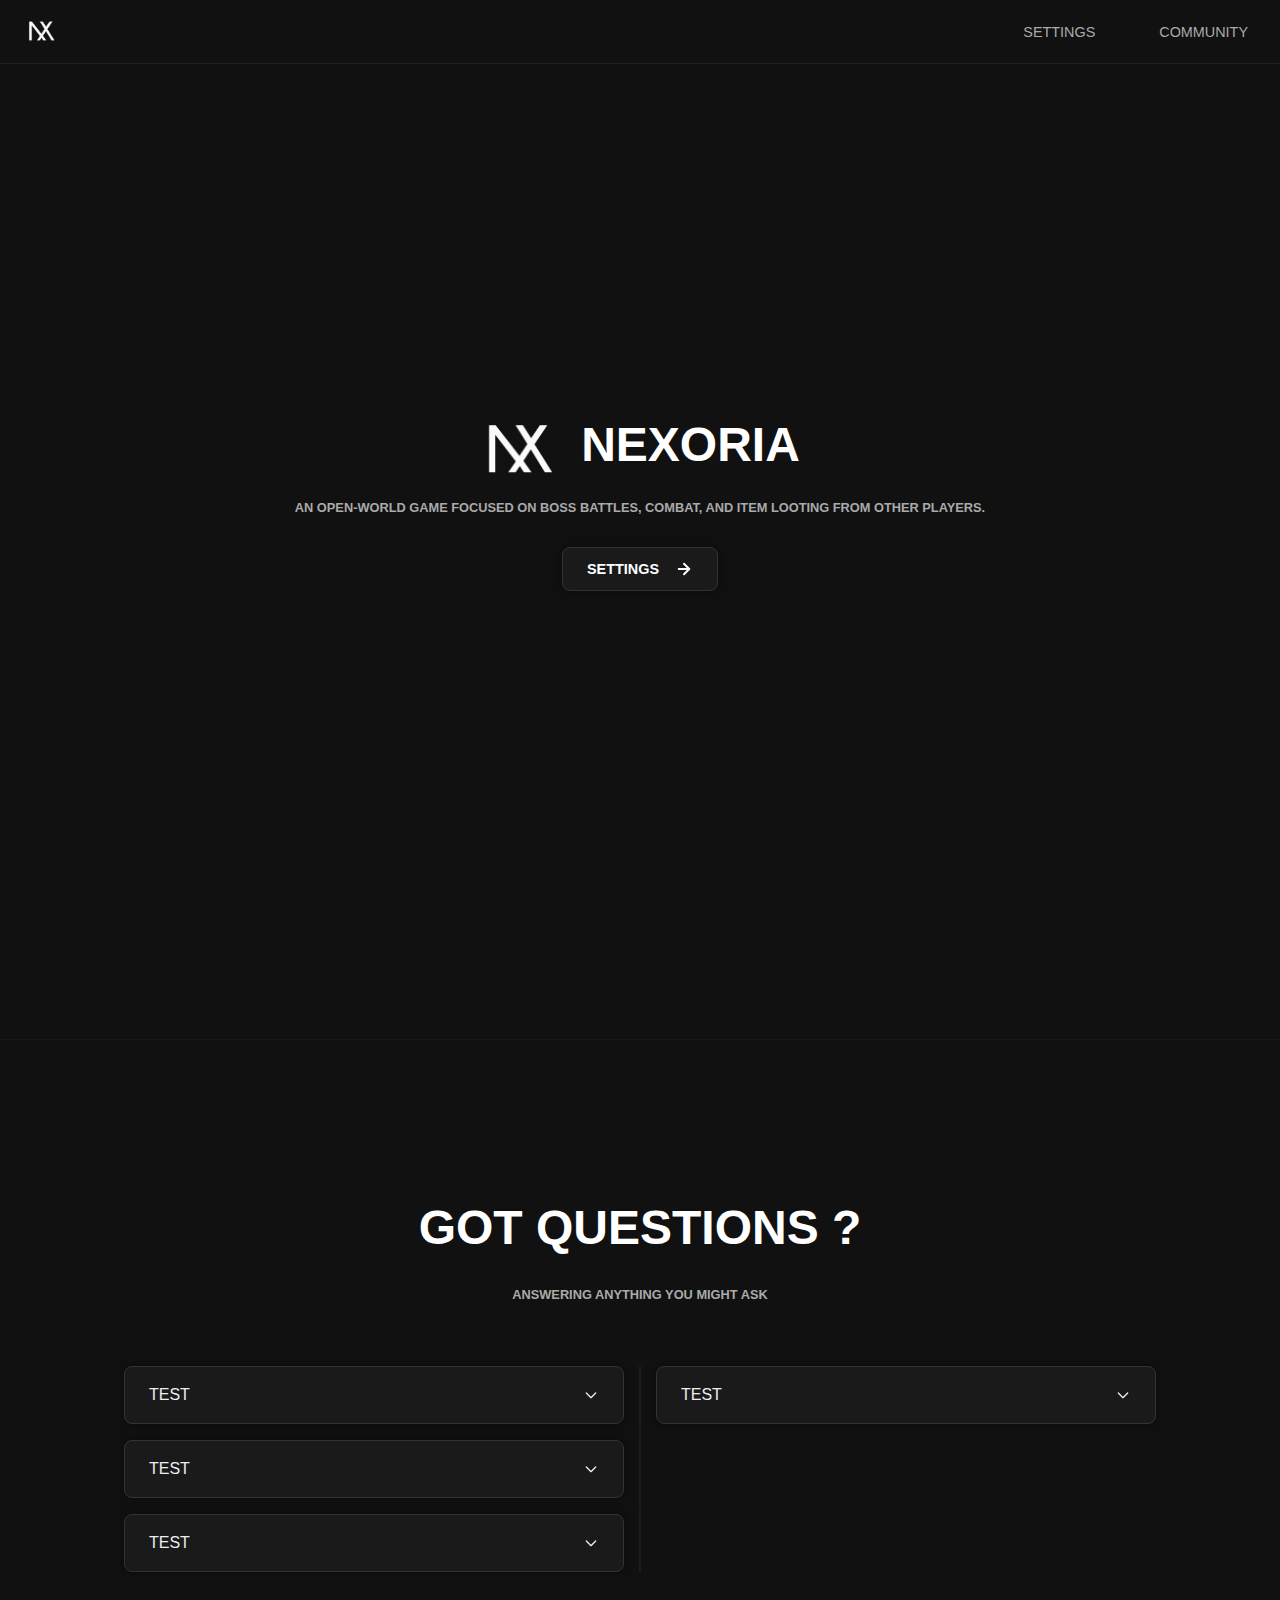
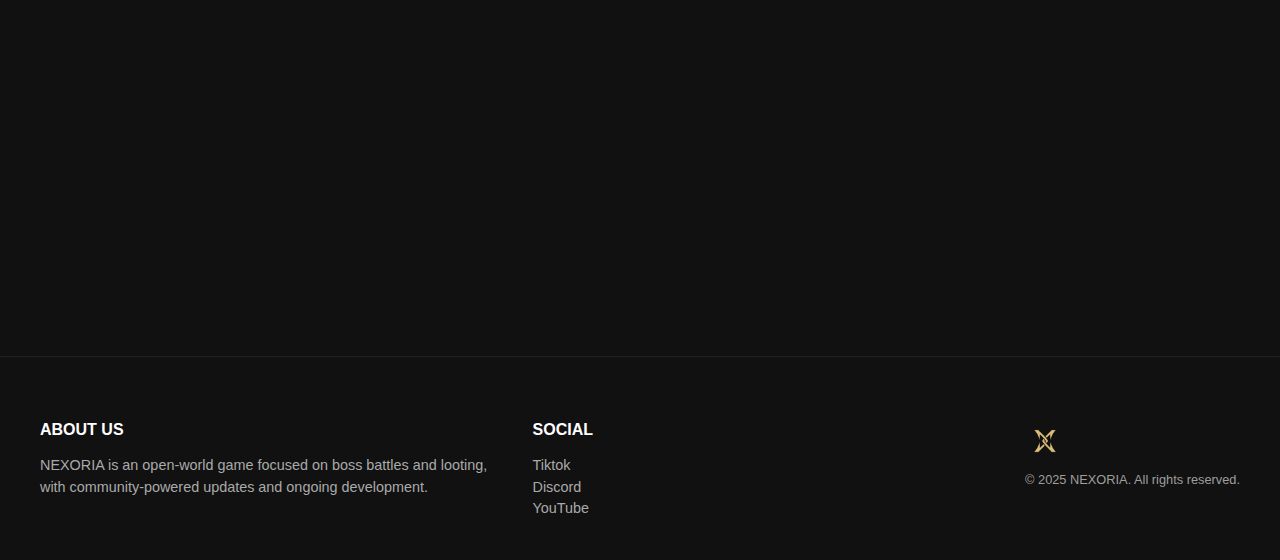
<file: index.html>
<!DOCTYPE html>
<html lang="en">
<head>
  <meta charset="UTF-8" />
  <meta name="viewport" content="width=device-width, initial-scale=1.0, maximum-scale=1.0, user-scalable=no" />
  <title>NEXORIA</title>
  <link rel="icon" type="image/png" href="./img/BIG_LOGO.png"/>
  <link rel="stylesheet" href="./css/home.css">
</head>
<body>
  <nav class="top-nav">
    <div class="nav-logo">
      <img src="./img/NEXORIA_WHITE_LOGO.png" alt="NEXORIA logo">
    </div>
  
    <div class="hamburger" onclick="toggleMenu()">
      <span></span>
      <span></span>
      <span></span>
    </div>
  
    <div class="nav-center" id="mobileMenu">
      <a href="/setting.html">SETTINGS</a>
      <a href="https://discord.gg/QvTuj2sH" target="_blank">COMMUNITY</a>
    </div>
  </nav>

  <div class="content">
    <div class="brand">
      <img src="./img/NEXORIA_WHITE_LOGO.png" alt="NEXORIA logo" class="fade-slide-up">
      <h1 class="fade-slide-up">NEXORIA</h1>
    </div>
    <h3 class="fade-slide-up">An open-world game focused on boss battles, combat, and item looting from other players.</h3>

    <a href="./setting.html" class="custom-button fade-slide-up">
      <span class="label">SETTINGS</span>
      <svg xmlns="http://www.w3.org/2000/svg" width="18" height="18" viewBox="0 0 24 24" fill="none" stroke="currentColor" stroke-width="2.666" stroke-linecap="round" stroke-linejoin="round" class="arrow-icon">
        <path d="M5 12h14"></path>
        <path d="m12 5 7 7-7 7"></path>
      </svg>
    </a>
  </div>

  <div class="content-2">
    <div class="divider fade-slide-up"></div>

    <h1 class="fade-slide-up">Got Questions ?</h1>
    <h3 class="fade-slide-up">Answering anything you might ask</h3>

    <div>
      <div class="under-container fade-slide-up">
        <div class="under-frame-left">

          <div class="under-frame" onclick="toggleUnder(this)">
            <div class="under-header">
              <span class="under-label">TEST</span>
              <svg class="w-4 h-4 text-zinc-400" fill="none" stroke="currentColor" viewBox="0 0 24 24"><path stroke-linecap="round" stroke-linejoin="round" stroke-width="2" d="M19 9l-7 7-7-7"></path></svg>
            </div>
            <div class="under-title">TESTTTTTTTTTTTTTTTTTTTTTTTTTTTTTTTTTTTTTTTTTTTTTTTTTTTTTTTT</div>
          </div>

          <div class="under-frame" onclick="toggleUnder(this)">
            <div class="under-header">
              <span class="under-label">TEST</span>
              <svg class="w-4 h-4 text-zinc-400" fill="none" stroke="currentColor" viewBox="0 0 24 24"><path stroke-linecap="round" stroke-linejoin="round" stroke-width="2" d="M19 9l-7 7-7-7"></path></svg>
            </div>
            <div class="under-title">TESTTTTTTTTTTTTTTTTTTTTTTTTTTTTTTTTTTTTTTTTTTTTTTTTTTTTTTTT</div>
          </div>

          <div class="under-frame" onclick="toggleUnder(this)">
            <div class="under-header">
              <span class="under-label">TEST</span>
              <svg class="w-4 h-4 text-zinc-400" fill="none" stroke="currentColor" viewBox="0 0 24 24"><path stroke-linecap="round" stroke-linejoin="round" stroke-width="2" d="M19 9l-7 7-7-7"></path></svg>
            </div>
            <div class="under-title">TESTTTTTTTTTTTTTTTTTTTTTTTTTTTTTTTTTTTTTTTTTTTTTTTTTTTTTTTT</div>
          </div>

        </div>

        <div class="divider-center fade-slide-up"></div>
      
        <div class="under-frame-right">

          <div class="under-frame" onclick="toggleUnder(this)">
            <div class="under-header">
              <span class="under-label">TEST</span>
              <svg class="w-4 h-4 text-zinc-400" fill="none" stroke="currentColor" viewBox="0 0 24 24"><path stroke-linecap="round" stroke-linejoin="round" stroke-width="2" d="M19 9l-7 7-7-7"></path></svg>
            </div>
            <div class="under-title">TESTTTTTTTTTTTTTTTTTTTTTTTTTTTTTTTTTTTTTTTTTTTTTTTTTTTTTTTTTTTTTTTTTTTTTTTTTTTTTTTTTTTTTTTTTTTTT</div>
          </div>

        </div>
      </div>
    </div>
  </div>
  
  <footer class="footer fade-slide-up">
    <div class="footer-container">
      <div class="footer-column">
        <h3>About Us</h3>
        <p>NEXORIA is an open-world game focused on boss battles and looting, with community-powered updates and ongoing development.</p>
      </div>

      <div class="footer-column">
        <h3>Social</h3>
        <ul>
          <li><a href="https://tiktok.com/@phoomphat_phe" target="_blank">Tiktok</a></li>
          <li><a href="https://discord.gg/QvTuj2sH" target="_blank">Discord</a></li>
          <li><a href="https://www.youtube.com/@Ph00mphAt_n" target="_blank">YouTube</a></li>
        </ul>
      </div>

      <div class="footer-bottom">
        <img src="./img/NEXORIA_GOLD_LOGO.png" alt="NEXORIA Logo">
        <p>© 2025 NEXORIA. All rights reserved.</p>
      </div>
    </div>
  </footer>
</body>
<script>
  document.addEventListener("keydown", function (e) {
    if (
      e.key === "F12" || 
      (e.ctrlKey && e.shiftKey && e.key === "I") || 
      (e.ctrlKey && e.key === "U")
    ) {
      e.preventDefault();
      return false;
    }
  });

  document.addEventListener("contextmenu", function (e) {
    e.preventDefault();
  });

  function toggleUnder(element) {
    const allFrames = document.querySelectorAll('.under-frame');
    allFrames.forEach(frame => {
        if (frame !== element && frame.classList.contains('open')) {
            const otherTitle = frame.querySelector('.under-title');
            otherTitle.style.maxHeight = "0";
            otherTitle.style.opacity = 0;
            otherTitle.style.paddingTop = 0;
            otherTitle.style.paddingBottom = 0;
            frame.classList.remove('open');
        }
    });

    const title = element.querySelector('.under-title');
    if (element.classList.contains('open')) {
        title.style.maxHeight = "0";
        title.style.opacity = 0;
        title.style.paddingTop = 0;
        title.style.paddingBottom = 0;
        element.classList.remove('open');
    } else {
        title.style.maxHeight = title.scrollHeight + "px";
        title.style.opacity = 1;
        title.style.paddingTop = "0.5rem";
        title.style.paddingBottom = "0.25rem";
        element.classList.add('open');
    }
  }

  function toggleMenu() {
    const menu = document.getElementById("mobileMenu");
    const hamburger = document.querySelector(".hamburger");
    const isOpen = menu.classList.contains("show");

    if (isOpen) {
      menu.style.maxHeight = "0px";
      menu.style.padding = "0";
      menu.classList.remove("show");
      hamburger.classList.remove("active");
    } else {
      menu.classList.add("show");
      menu.style.maxHeight = menu.scrollHeight + "px";
      menu.style.padding = "3.5rem 0";
      hamburger.classList.add("active");
    }
  }
</script>
</html>
</file>
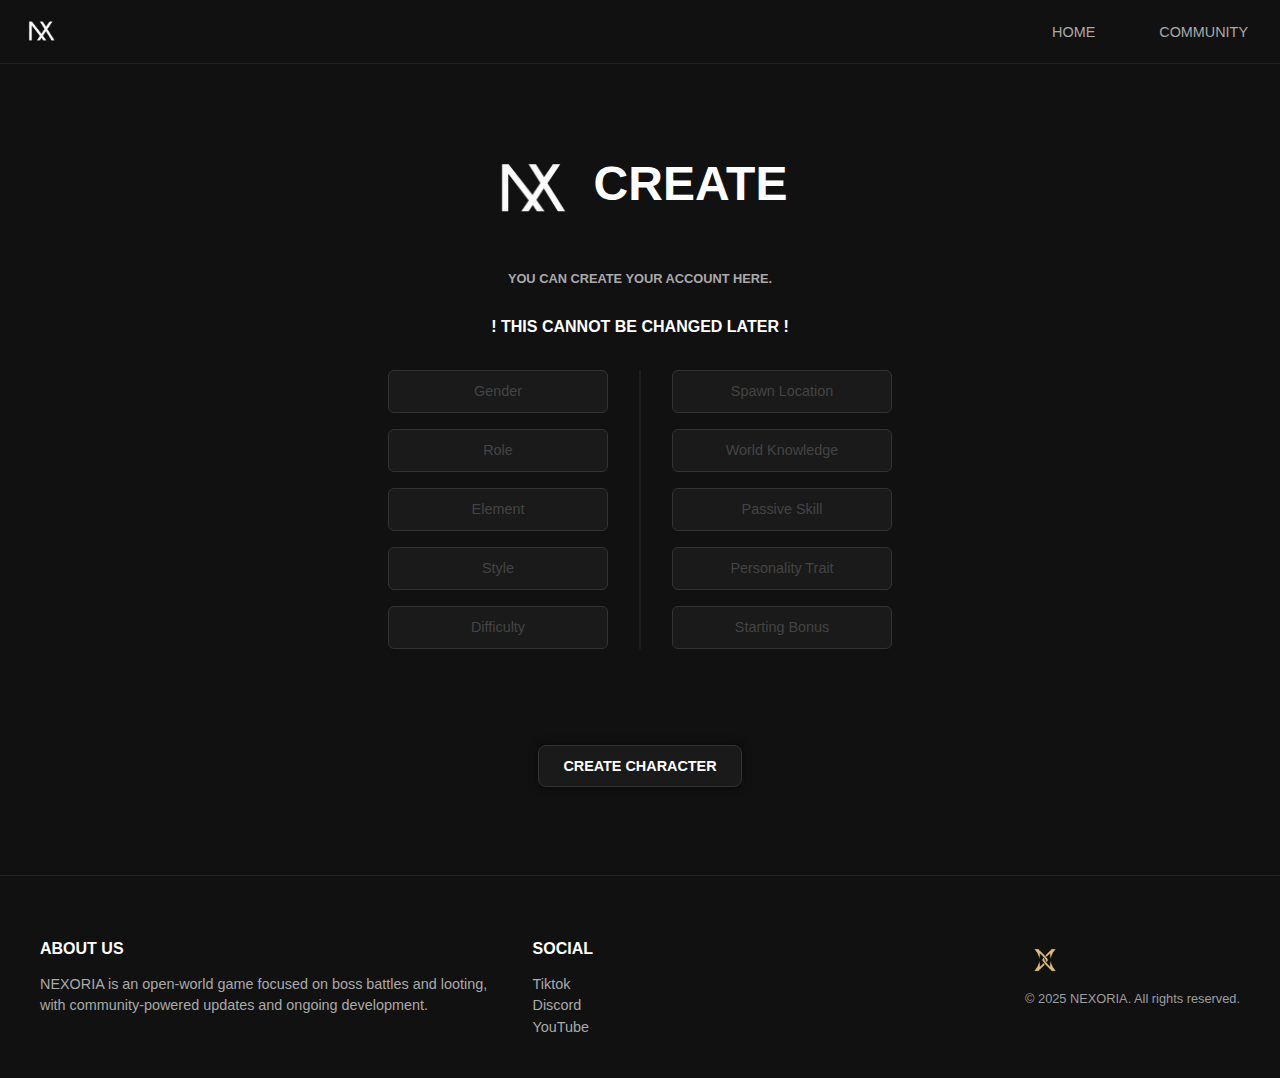
<file: create.html>
<!DOCTYPE html>
<html lang="en">
<head>
  <meta charset="UTF-8" />
  <meta name="viewport" content="width=device-width, initial-scale=1.0, maximum-scale=1.0, user-scalable=no" />
  <title>CREATE CHARACTER</title>
  <link rel="icon" type="image/png" href="./img/BIG_LOGO.png"/>
  <link rel="stylesheet" href="./css/create.css">
</head>
<body>
  <nav class="top-nav">
    <div class="nav-logo">
      <img src="./img/NEXORIA_WHITE_LOGO.png" alt="NEXORIA logo">
    </div>
  
    <div class="hamburger" onclick="toggleMenu()">
      <span></span>
      <span></span>
      <span></span>
    </div>
  
    <div class="nav-center" id="mobileMenu">
      <a href="/">HOME</a>
      <a href="https://discord.gg/QvTuj2sH" target="_blank">COMMUNITY</a>
    </div>
  </nav>

  <div class="content">
    <div class="brand">
      <img src="./img/NEXORIA_WHITE_LOGO.png" alt="NEXORIA logo" class="fade-slide-up">
      <h1 class="fade-slide-up" data-en="CREATE" data-th="สร้างตัวละคร">CREATE</h1>
    </div>
    <h3 class="fade-slide-up" data-en="You can create your account here." data-th="คุณสามารถสร้างบัญชีของคุณที่นี่">You can create your account here.</h3>
    <h2 class="red_text fade-slide-up" data-en="! This cannot be changed later !" data-th="! ไม่สามารถเปลี่ยนแปลงได้ในภายหลัง !">! This cannot be changed later !</h2>

    <div class="dropdown-container fade-slide-up">
      <div class="dropdown-left">

        <div class="custom-dropdown">
          <div class="dropdown-header" onclick="toggleCustomDropdown(this)" data-en="Gender" data-th="เพศ">Gender</div>
          <ul class="dropdown-options">
            <li onclick="selectOption(this)" data-en="Male" data-th="ชาย">Male</li>
            <li onclick="selectOption(this)" data-en="Female" data-th="หญิง">Female</li>
          </ul>
        </div>
      
        <div class="custom-dropdown">
          <div class="dropdown-header" onclick="toggleCustomDropdown(this)" data-en="Role" data-th="บทบาท">Role</div>
          <ul class="dropdown-options">
            <li onclick="selectOption(this)" data-en="Warrior" data-th="นักรบ">Warrior</li>
            <li onclick="selectOption(this)" data-en="Healer" data-th="ผู้รักษา">Healer</li>
            <li onclick="selectOption(this)" data-en="Mage" data-th="นักเวท">Mage</li>
          </ul>
        </div>
      
        <div class="custom-dropdown">
          <div class="dropdown-header" onclick="toggleCustomDropdown(this)" data-en="Element" data-th="ธาตุ">Element</div>
          <ul class="dropdown-options">
            <li onclick="selectOption(this)" data-en="Fire" data-th="ไฟ">Fire</li>
            <li onclick="selectOption(this)" data-en="Water" data-th="น้ำ">Water</li>
            <li onclick="selectOption(this)" data-en="Wind" data-th="ลม">Wind</li>
          </ul>
        </div>
      
        <div class="custom-dropdown">
          <div class="dropdown-header" onclick="toggleCustomDropdown(this)" data-en="Style" data-th="สไตล์">Style</div>
          <ul class="dropdown-options">
            <li onclick="selectOption(this)" data-en="Assassin" data-th="นักลอบสังหาร">Assassin</li>
            <li onclick="selectOption(this)" data-en="Tank" data-th="แทงค์">Tank</li>
            <li onclick="selectOption(this)" data-en="Ranged" data-th="ระยะไกล">Ranged</li>
          </ul>
        </div>
      
        <div class="custom-dropdown">
          <div class="dropdown-header" onclick="toggleCustomDropdown(this)" data-en="Difficulty" data-th="ความยาก">Difficulty</div>
          <ul class="dropdown-options">
            <li onclick="selectOption(this)" data-en="Normal" data-th="ปกติ">Normal</li>
            <li onclick="selectOption(this)" data-en="Hard" data-th="ยาก">Hard</li>
            <li onclick="selectOption(this)" data-en="Nightmare" data-th="ฝันร้าย">Nightmare</li>
          </ul>
        </div>
      
      </div>

      <div class="divider-center fade-slide-up"></div>
      
      <div class="dropdown-right">

        <div class="custom-dropdown">
          <div class="dropdown-header" onclick="toggleCustomDropdown(this)" data-en="Spawn Location" data-th="จุดเริ่มต้น">Spawn Location</div>
          <ul class="dropdown-options">
            <li onclick="selectOption(this)" data-en="Arkendale" data-th="อาร์คเกนเดล">Arkendale</li>
            <li onclick="selectOption(this)" data-en="Draventhorn" data-th="ดราเวนธอร์น">Draventhorn</li>
            <li onclick="selectOption(this)" data-en="Myrrhollow" data-th="เมอร์โฮลโลว์">Myrrhollow</li>
          </ul>
        </div>
      
        <div class="custom-dropdown">
          <div class="dropdown-header" onclick="toggleCustomDropdown(this)" data-en="World Knowledge" data-th="ความรู้เกี่ยวกับโลก">World Knowledge</div>
          <ul class="dropdown-options">
            <li onclick="selectOption(this)" data-en="Historian" data-th="นักประวัติศาสตร์">Historian</li>
            <li onclick="selectOption(this)" data-en="Artifact Seeker" data-th="ผู้ตามหาโบราณวัตถุ">Artifact Seeker</li>
          </ul>
        </div>
      
        <div class="custom-dropdown">
          <div class="dropdown-header" onclick="toggleCustomDropdown(this)" data-en="Passive Skill" data-th="สกิลติดตัว">Passive Skill</div>
          <ul class="dropdown-options">
            <li onclick="selectOption(this)" data-en="Fast Learner" data-th="เรียนรู้ไว">Fast Learner</li>
            <li onclick="selectOption(this)" data-en="Berserker Rage" data-th="ความคลั่งของนักรบ">Berserker Rage</li>
          </ul>
        </div>
      
        <div class="custom-dropdown">
          <div class="dropdown-header" onclick="toggleCustomDropdown(this)" data-en="Personality Trait" data-th="บุคลิก">Personality Trait</div>
          <ul class="dropdown-options">
            <li onclick="selectOption(this)" data-en="Cunning" data-th="เจ้าเล่ห์">Cunning</li>
            <li onclick="selectOption(this)" data-en="Lone Wolf" data-th="หมาป่าเดียวดาย">Lone Wolf</li>
            <li onclick="selectOption(this)" data-en="Charismatic" data-th="มีเสน่ห์">Charismatic</li>
          </ul>
        </div>
      
        <div class="custom-dropdown">
          <div class="dropdown-header" onclick="toggleCustomDropdown(this)" data-en="Starting Bonus" data-th="โบนัสเริ่มต้น">Starting Bonus</div>
          <ul class="dropdown-options">
            <li onclick="selectOption(this)" data-en="Healing Kit" data-th="ชุดรักษา">Healing Kit</li>
            <li onclick="selectOption(this)" data-en="100 G$" data-th="เงินเริ่มต้น 100 G$">100 G$</li>
            <li onclick="selectOption(this)" data-en="Minor Rune" data-th="รูนระดับต่ำ">Minor Rune</li>
          </ul>
        </div>
      
      </div>
    </div>
  </div>

  <div class="key-container fade-slide-up" style="margin-top: 2rem; text-align: center;">
    <a href="javascript:void(0)" onclick="generateKey()" class="custom-button fade-slide-up">
      <span class="label" data-en="CREATE CHARACTER" data-th="สร้างตัวละคร">CREATE CHARACTER</span>
    </a>
    <p id="generatedKey" style="margin-top: 1.5rem; color: #0f0; font-weight: bold; word-break: break-word;"></p>
    <p id="warningMessage"></p>
  </div>

  <footer class="footer fade-slide-up">
    <div class="footer-container">
      <div class="footer-column">
        <h3 data-en="About Us" data-th="เกี่ยวกับเรา">About Us</h3>
        <p 
          data-en="NEXORIA is an open-world game focused on boss battles and looting, with community-powered updates and ongoing development."
          data-th="NEXORIA เป็นเกมโลกเปิดที่เน้นการต่อสู้กับบอสและการเก็บไอเท็ม พร้อมการอัปเดตโดยชุมชนและการพัฒนาที่ต่อเนื่อง">
          NEXORIA is an open-world game focused on boss battles and looting, with community-powered updates and ongoing development.
        </p>
      </div>

      <div class="footer-column">
        <h3 data-en="Social" data-th="โซเซียล">Social</h3>
        <ul>
          <li><a href="https://tiktok.com/@phoomphat_phe" target="_blank">Tiktok</a></li>
          <li><a href="https://discord.gg/QvTuj2sH" target="_blank">Discord</a></li>
          <li><a href="https://www.youtube.com/@Ph00mphAt_n" target="_blank">YouTube</a></li>
        </ul>
      </div>

      <div class="footer-bottom">
        <img src="./img/NEXORIA_GOLD_LOGO.png" alt="NEXORIA Logo">
        <p>© 2025 NEXORIA. All rights reserved.</p>
      </div>
    </div>
  </footer>
</body>
<script>
  document.addEventListener("keydown", function (e) {
    if (
      e.key === "F12" || 
      (e.ctrlKey && e.shiftKey && e.key === "I") || 
      (e.ctrlKey && e.key === "U")
    ) {
      e.preventDefault();
      return false;
    }
  });

  document.addEventListener("contextmenu", function (e) {
    e.preventDefault();
  });

  function toggleCustomDropdown(clickedHeader) {
    const dropdown = clickedHeader.closest(".custom-dropdown");
    const isOpen = dropdown.classList.contains("open");

    document.querySelectorAll(".custom-dropdown").forEach(d => {
        if (d !== dropdown) d.classList.remove("open");
    });

    if (!isOpen) {
        dropdown.classList.add("open");
    } else {
        dropdown.classList.remove("open");
    }
  }

  function selectOption(element) {
    const dropdown = element.closest(".custom-dropdown");
    const header = dropdown.querySelector(".dropdown-header");

    if (!dropdown.dataset.defaultText) {
      dropdown.dataset.defaultText = header.textContent;
    }

    const defaultText = dropdown.dataset.defaultText;

    if (element.classList.contains("selected")) {
      header.textContent = defaultText;
      header.style.color = "#444";
      element.classList.remove("selected");
    } else {
      dropdown.querySelectorAll(".dropdown-options li").forEach(li => {
        li.classList.remove("selected");
      });
      element.classList.add("selected");
      header.textContent = element.textContent;
      header.style.color = "#fff";
    }

    dropdown.classList.remove("open");
  }

  function toggleUnder(element) {
    const allFrames = document.querySelectorAll('.under-frame');
    allFrames.forEach(frame => {
        if (frame !== element && frame.classList.contains('open')) {
            const otherTitle = frame.querySelector('.under-title');
            otherTitle.style.maxHeight = "0";
            otherTitle.style.opacity = 0;
            otherTitle.style.paddingTop = 0;
            otherTitle.style.paddingBottom = 0;
            frame.classList.remove('open');
        }
    });

    const title = element.querySelector('.under-title');
    if (element.classList.contains('open')) {
        title.style.maxHeight = "0";
        title.style.opacity = 0;
        title.style.paddingTop = 0;
        title.style.paddingBottom = 0;
        element.classList.remove('open');
    } else {
        title.style.maxHeight = title.scrollHeight + "px";
        title.style.opacity = 1;
        title.style.paddingTop = "0.5rem";
        title.style.paddingBottom = "0.25rem";
        element.classList.add('open');
    }
  }

  function toggleMenu() {
    const menu = document.getElementById("mobileMenu");
    const hamburger = document.querySelector(".hamburger");
    const isOpen = menu.classList.contains("show");

    if (isOpen) {
      menu.style.maxHeight = "0px";
      menu.style.padding = "0";
      menu.classList.remove("show");
      hamburger.classList.remove("active");
    } else {
      menu.classList.add("show");
      menu.style.maxHeight = menu.scrollHeight + "px";
      menu.style.padding = "4.5rem 0";
      hamburger.classList.add("active");
    }
  }

  function generateKey() {
    const dropdowns = document.querySelectorAll('.custom-dropdown');
    let values = [];

    dropdowns.forEach(dropdown => {
      const selected = dropdown.querySelector('li.selected');
      if (selected) {
        const enValue = selected.getAttribute('data-en');
        values.push(enValue || selected.textContent.trim());
      } else {
        values.push(null);
      }
    });

    const language = localStorage.getItem("lang") || "en";
    const warning = document.getElementById("warningMessage");
    if (values.includes(null)) {
      warning.textContent = language === "th"
        ? "กรุณาเลือกทุกตัวเลือกก่อนสร้างคีย์"
        : "Please select all fields before generating a key.";
      warning.classList.add("show");
      setTimeout(() => {
        warning.classList.remove("show");
      }, 3000);
      return;
    }

    const key = `NEXORIA-${values.join("-").toUpperCase()}`;
    window.location.href = `/key?key=${encodeURIComponent(key)}`;
  }
</script>
<script src="/js/settings.js"></script>
</html>
</file>
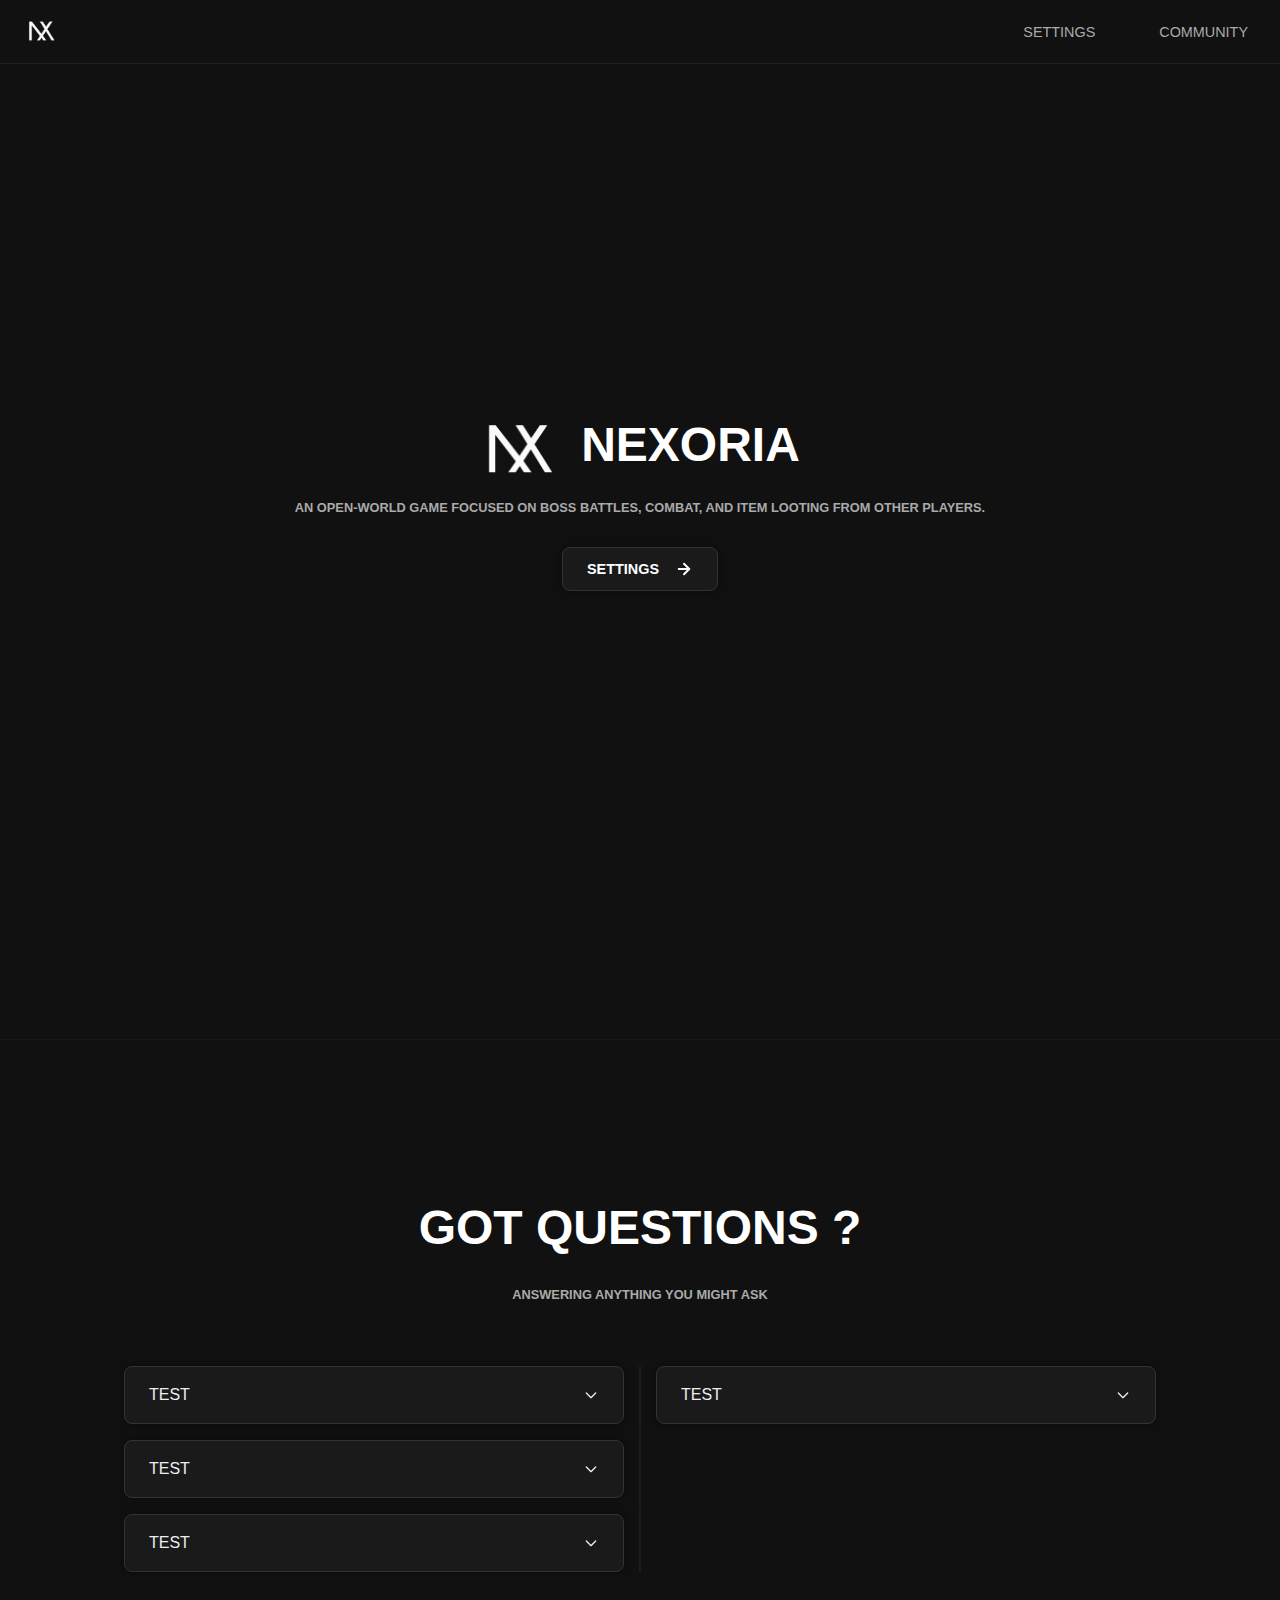
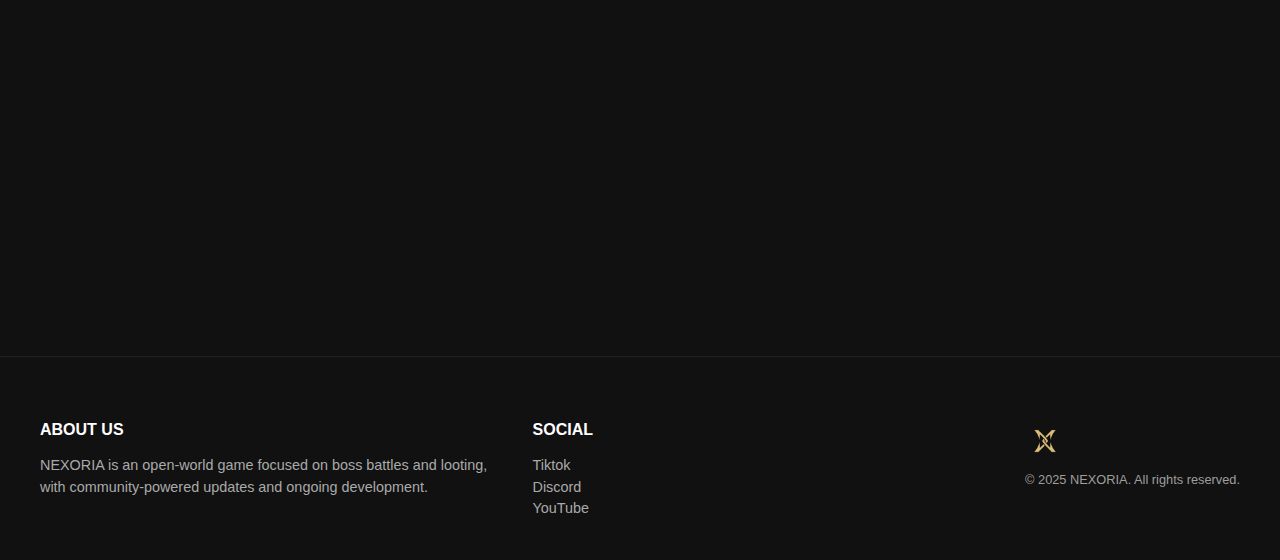
<file: home.html>
<!DOCTYPE html>
<html lang="en">
<head>
  <meta charset="UTF-8" />
  <meta name="viewport" content="width=device-width, initial-scale=1.0"/>
  <title>NEXORIA</title>
  <link rel="icon" type="image/png" href="./img/BIG_LOGO.png"/>
  <link rel="stylesheet" href="./css/home.css">
</head>
<body>
  <nav class="top-nav">
    <div class="nav-logo">
      <img src="./img/NEXORIA_WHITE_LOGO.png" alt="NEXORIA logo">
    </div>
    <div class="nav-center">
      <a href="./setting.html">SETTINGS</a>
      <a href="https://discord.gg/QvTuj2sH" target="_blank">COMMUNITY</a>
    </div>
  </nav>

  <div class="content">
    <div class="brand">
      <img src="./img/NEXORIA_WHITE_LOGO.png" alt="NEXORIA logo" class="fade-slide-up">
      <h1 class="fade-slide-up">NEXORIA</h1>
    </div>
    <h3 class="fade-slide-up">An open-world game focused on boss battles, combat, and item looting from other players.</h3>

    <a href="./setting.html" class="custom-button fade-slide-up">
      <span class="label">SETTINGS</span>
      <svg xmlns="http://www.w3.org/2000/svg" width="18" height="18" viewBox="0 0 24 24" fill="none" stroke="currentColor" stroke-width="2.666" stroke-linecap="round" stroke-linejoin="round" class="arrow-icon">
        <path d="M5 12h14"></path>
        <path d="m12 5 7 7-7 7"></path>
      </svg>
    </a>
  </div>

  <div class="content-2">
    <div class="divider fade-slide-up"></div>

    <h1 class="fade-slide-up">Got Questions ?</h1>
    <h3 class="fade-slide-up">Answering anything you might ask</h3>

    <div>
      <div class="under-container fade-slide-up">
        <div class="under-frame-left">

          <div class="under-frame" onclick="toggleUnder(this)">
            <div class="under-header">
              <span class="under-label">TEST</span>
              <svg class="w-4 h-4 text-zinc-400" fill="none" stroke="currentColor" viewBox="0 0 24 24"><path stroke-linecap="round" stroke-linejoin="round" stroke-width="2" d="M19 9l-7 7-7-7"></path></svg>
            </div>
            <div class="under-title">TESTTTTTTTTTTTTTTTTTTTTTTTTTTTTTTTTTTTTTTTTTTTTTTTTTTTTTTTT</div>
          </div>

          <div class="under-frame" onclick="toggleUnder(this)">
            <div class="under-header">
              <span class="under-label">TEST</span>
              <svg class="w-4 h-4 text-zinc-400" fill="none" stroke="currentColor" viewBox="0 0 24 24"><path stroke-linecap="round" stroke-linejoin="round" stroke-width="2" d="M19 9l-7 7-7-7"></path></svg>
            </div>
            <div class="under-title">TESTTTTTTTTTTTTTTTTTTTTTTTTTTTTTTTTTTTTTTTTTTTTTTTTTTTTTTTT</div>
          </div>

          <div class="under-frame" onclick="toggleUnder(this)">
            <div class="under-header">
              <span class="under-label">TEST</span>
              <svg class="w-4 h-4 text-zinc-400" fill="none" stroke="currentColor" viewBox="0 0 24 24"><path stroke-linecap="round" stroke-linejoin="round" stroke-width="2" d="M19 9l-7 7-7-7"></path></svg>
            </div>
            <div class="under-title">TESTTTTTTTTTTTTTTTTTTTTTTTTTTTTTTTTTTTTTTTTTTTTTTTTTTTTTTTT</div>
          </div>

        </div>

        <div class="divider-center fade-slide-up"></div>
      
        <div class="under-frame-right">

          <div class="under-frame" onclick="toggleUnder(this)">
            <div class="under-header">
              <span class="under-label">TEST</span>
              <svg class="w-4 h-4 text-zinc-400" fill="none" stroke="currentColor" viewBox="0 0 24 24"><path stroke-linecap="round" stroke-linejoin="round" stroke-width="2" d="M19 9l-7 7-7-7"></path></svg>
            </div>
            <div class="under-title">TESTTTTTTTTTTTTTTTTTTTTTTTTTTTTTTTTTTTTTTTTTTTTTTTTTTTTTTTTTTTTTTTTTTTTTTTTTTTTTTTTTTTTTTTTTTTTT</div>
          </div>

        </div>
      </div>
    </div>
  </div>
  
  <footer class="footer fade-slide-up">
    <div class="footer-container">
      <div class="footer-column">
        <h3>About Us</h3>
        <p>NEXORIA is an open-world game focused on boss battles and looting, with community-powered updates and ongoing development.</p>
      </div>

      <div class="footer-column">
        <h3>Social</h3>
        <ul>
          <li><a href="https://tiktok.com/@phoomphat_phe" target="_blank">Tiktok</a></li>
          <li><a href="https://discord.gg/QvTuj2sH" target="_blank">Discord</a></li>
          <li><a href="https://www.youtube.com/@Ph00mphAt_n" target="_blank">YouTube</a></li>
        </ul>
      </div>

      <div class="footer-bottom">
        <img src="./img/NEXORIA_GOLD_LOGO.png" alt="NEXORIA Logo">
        <p>© 2025 NEXORIA. All rights reserved.</p>
      </div>
    </div>
  </footer>
</body>
<script>
  document.addEventListener("keydown", function (e) {
    if (
      e.key === "F12" || 
      (e.ctrlKey && e.shiftKey && e.key === "I") || 
      (e.ctrlKey && e.key === "U")
    ) {
      e.preventDefault();
      return false;
    }
  });

  document.addEventListener("contextmenu", function (e) {
    e.preventDefault();
  });

  function toggleUnder(element) {
      const allFrames = document.querySelectorAll('.under-frame');
      allFrames.forEach(frame => {
          if (frame !== element && frame.classList.contains('open')) {
              const otherTitle = frame.querySelector('.under-title');
              otherTitle.style.maxHeight = "0";
              otherTitle.style.opacity = 0;
              otherTitle.style.paddingTop = 0;
              otherTitle.style.paddingBottom = 0;
              frame.classList.remove('open');
          }
      });

      const title = element.querySelector('.under-title');
      if (element.classList.contains('open')) {
          title.style.maxHeight = "0";
          title.style.opacity = 0;
          title.style.paddingTop = 0;
          title.style.paddingBottom = 0;
          element.classList.remove('open');
      } else {
          title.style.maxHeight = title.scrollHeight + "px";
          title.style.opacity = 1;
          title.style.paddingTop = "0.5rem";
          title.style.paddingBottom = "0.25rem";
          element.classList.add('open');
      }
  }
</script>
</html>
</file>
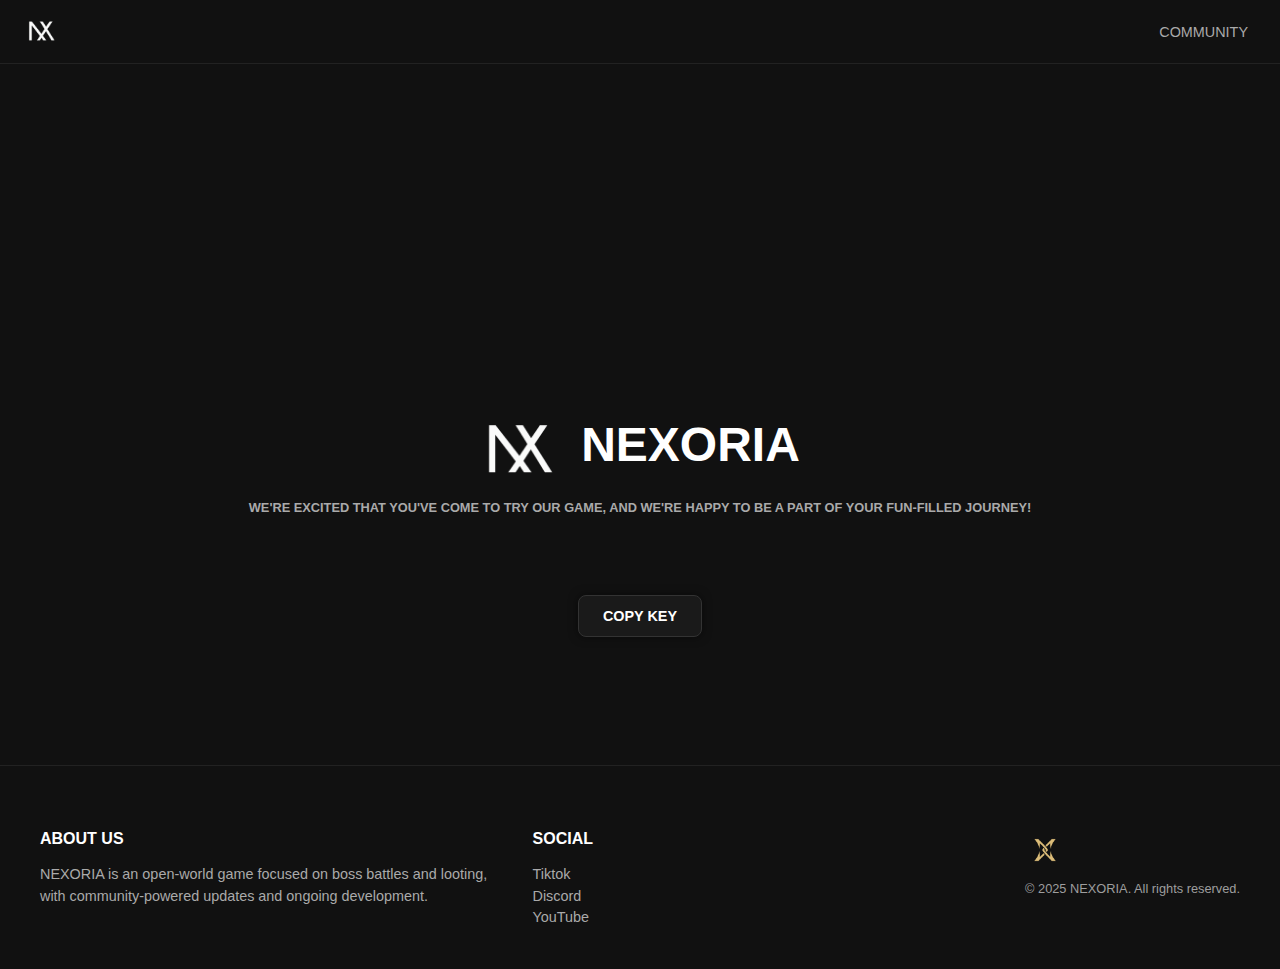
<file: key.html>
<!DOCTYPE html>
<html lang="en">
<head>
  <meta charset="UTF-8" />
  <meta name="viewport" content="width=device-width, initial-scale=1.0, maximum-scale=1.0, user-scalable=no" />
  <title>CHARACTER KEY</title>
  <link rel="icon" type="image/png" href="./img/BIG_LOGO.png"/>
  <link rel="stylesheet" href="./css/home.css">
</head>
<body>
  <nav class="top-nav">
    <div class="nav-logo">
      <img src="./img/NEXORIA_WHITE_LOGO.png" alt="NEXORIA logo">
    </div>
  
    <div class="hamburger" onclick="toggleMenu()">
      <span></span>
      <span></span>
      <span></span>
    </div>
  
    <div class="nav-center" id="mobileMenu">
      <a href="https://discord.gg/QvTuj2sH" target="_blank">COMMUNITY</a>
    </div>
  </nav>

  <div class="content">
    <div class="brand">
      <img src="./img/NEXORIA_WHITE_LOGO.png" alt="NEXORIA logo" class="fade-slide-up">
      <h1 class="fade-slide-up">NEXORIA</h1>
    </div>
    <h3 class="fade-slide-up">We're excited that you've come to try our game, and we're happy to be a part of your fun-filled journey!</h3>

    <div class="key-section fade-slide-up" style="text-align: center; margin-top: 2rem;">
      <p id="keyText" style="margin-bottom: 1rem; color: rgb(254, 255, 182); font-weight: bold; font-size: 1.25rem;"></p>
      <button id="copyKeyButton" class="custom-button" style="cursor: pointer;">
        <span class="label" id="copyLabel">COPY KEY</span>
      </button>
    </div>    
  </div>

  <footer class="footer fade-slide-up">
    <div class="footer-container">
      <div class="footer-column">
        <h3>About Us</h3>
        <p>NEXORIA is an open-world game focused on boss battles and looting, with community-powered updates and ongoing development.</p>
      </div>

      <div class="footer-column">
        <h3>Social</h3>
        <ul>
          <li><a href="https://tiktok.com/@phoomphat_phe" target="_blank">Tiktok</a></li>
          <li><a href="https://discord.gg/QvTuj2sH" target="_blank">Discord</a></li>
          <li><a href="https://www.youtube.com/@Ph00mphAt_n" target="_blank">YouTube</a></li>
        </ul>
      </div>

      <div class="footer-bottom">
        <img src="./img/NEXORIA_GOLD_LOGO.png" alt="NEXORIA Logo">
        <p>© 2025 NEXORIA. All rights reserved.</p>
      </div>
    </div>
  </footer>
</body>
<script>
  document.addEventListener("keydown", function (e) {
    if (
      e.key === "F12" || 
      (e.ctrlKey && e.shiftKey && e.key === "I") || 
      (e.ctrlKey && e.key === "U")
    ) {
      e.preventDefault();
      return false;
    }
  });

  document.addEventListener("contextmenu", function (e) {
    e.preventDefault();
  });

  function toggleCustomDropdown(clickedHeader) {
    const dropdown = clickedHeader.closest(".custom-dropdown");
    const isOpen = dropdown.classList.contains("open");

    document.querySelectorAll(".custom-dropdown").forEach(d => {
        if (d !== dropdown) d.classList.remove("open");
    });

    if (!isOpen) {
        dropdown.classList.add("open");
    } else {
        dropdown.classList.remove("open");
    }
  }

  function selectOption(element) {
    const dropdown = element.closest(".custom-dropdown");
    const header = dropdown.querySelector(".dropdown-header");

    if (!dropdown.dataset.defaultText) {
      dropdown.dataset.defaultText = header.textContent;
    }

    const defaultText = dropdown.dataset.defaultText;

    if (element.classList.contains("selected")) {
      header.textContent = defaultText;
      header.style.color = "#444";
      element.classList.remove("selected");
    } else {
      dropdown.querySelectorAll(".dropdown-options li").forEach(li => {
        li.classList.remove("selected");
      });
      element.classList.add("selected");
      header.textContent = element.textContent;
      header.style.color = "#fff";
    }

    dropdown.classList.remove("open");
  }

  function toggleUnder(element) {
    const allFrames = document.querySelectorAll('.under-frame');
    allFrames.forEach(frame => {
        if (frame !== element && frame.classList.contains('open')) {
            const otherTitle = frame.querySelector('.under-title');
            otherTitle.style.maxHeight = "0";
            otherTitle.style.opacity = 0;
            otherTitle.style.paddingTop = 0;
            otherTitle.style.paddingBottom = 0;
            frame.classList.remove('open');
        }
    });

    const title = element.querySelector('.under-title');
    if (element.classList.contains('open')) {
        title.style.maxHeight = "0";
        title.style.opacity = 0;
        title.style.paddingTop = 0;
        title.style.paddingBottom = 0;
        element.classList.remove('open');
    } else {
        title.style.maxHeight = title.scrollHeight + "px";
        title.style.opacity = 1;
        title.style.paddingTop = "0.5rem";
        title.style.paddingBottom = "0.25rem";
        element.classList.add('open');
    }
  }

  function toggleMenu() {
    const menu = document.getElementById("mobileMenu");
    const hamburger = document.querySelector(".hamburger");
    const isOpen = menu.classList.contains("show");

    if (isOpen) {
      menu.style.maxHeight = "0px";
      menu.style.padding = "0";
      menu.classList.remove("show");
      hamburger.classList.remove("active");
    } else {
      menu.classList.add("show");
      menu.style.maxHeight = menu.scrollHeight + "px";
      menu.style.padding = "3.5rem 0";
      hamburger.classList.add("active");
    }
  }

  window.addEventListener("DOMContentLoaded", () => {
    const urlParams = new URLSearchParams(window.location.search);
    const key = urlParams.get('key');

    if (key) {
        const keyText = document.getElementById("keyText");
        const copyButton = document.getElementById("copyKeyButton");
        
        keyText.textContent = key;

        copyButton.addEventListener("click", () => {
        navigator.clipboard.writeText(key)
            .then(() => {
              const label = document.getElementById("copyLabel");
              label.textContent = "COPIED !";
              setTimeout(() => {
                label.textContent = "COPY KEY";
              }, 1500);
            })
            .catch(err => {
            alert("Copy failed: " + err);
            });
        });
    }
  });
</script>
</html>
</file>
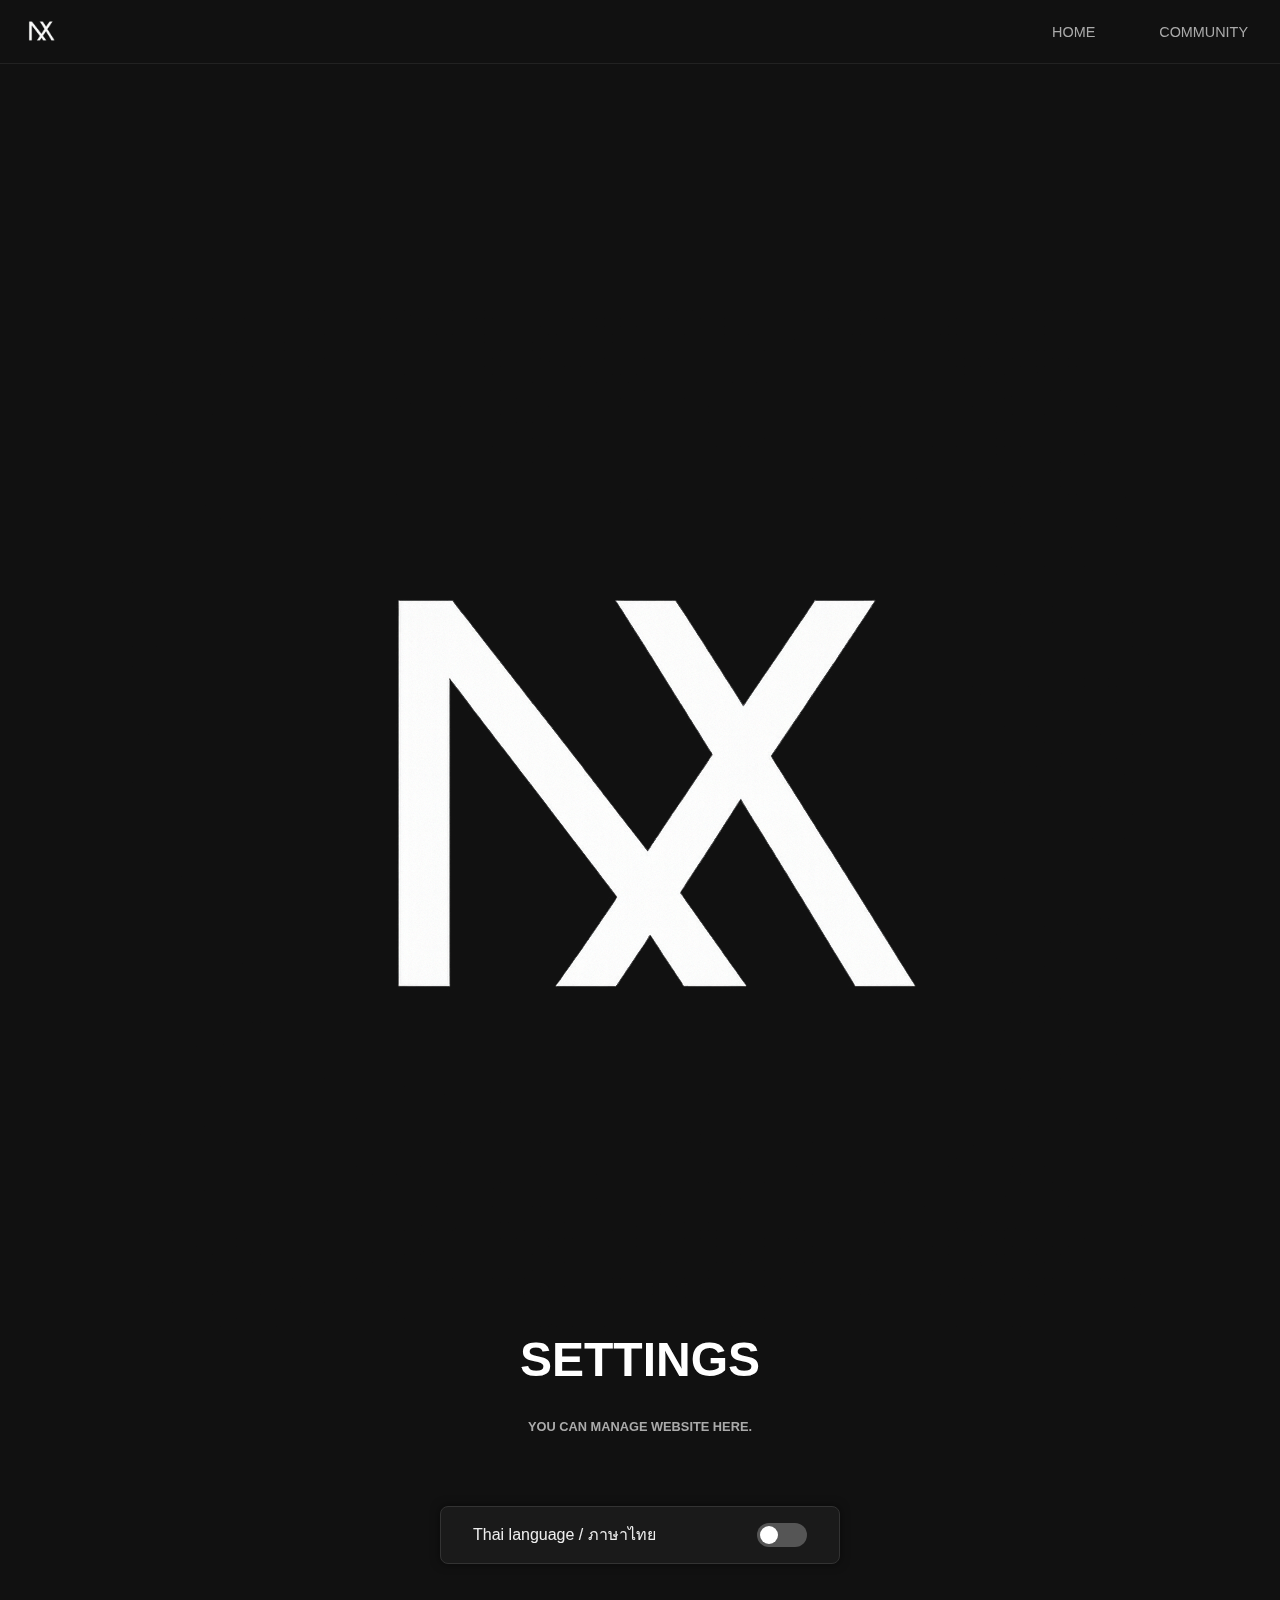
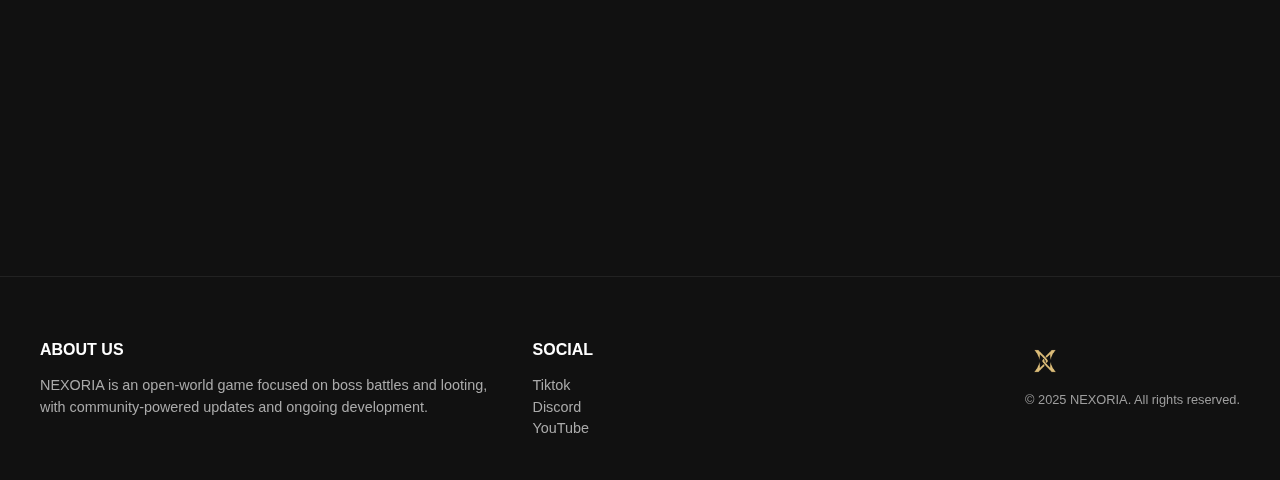
<file: setting.html>
<!DOCTYPE html>
<html lang="en">
<head>
  <meta charset="UTF-8" />
  <meta name="viewport" content="width=device-width, initial-scale=1.0, maximum-scale=1.0, user-scalable=no" />
  <title>NEXORIA SETTINGS</title>
  <link rel="icon" type="image/png" href="./img/BIG_LOGO.png"/>
  <link rel="stylesheet" href="./css/setting.css">
</head>
<body>
  <nav class="top-nav">
    <div class="nav-logo">
      <img src="./img/NEXORIA_WHITE_LOGO.png" alt="NEXORIA logo">
    </div>
  
    <div class="hamburger" onclick="toggleMenu()">
      <span></span>
      <span></span>
      <span></span>
    </div>
  
    <div class="nav-center" id="mobileMenu">
      <a href="/">HOME</a>
      <a href="discordLinkTop" target="_blank">COMMUNITY</a>
    </div>
  </nav>

  <div class="content">
    <div class="brand">
      <img src="./img/NEXORIA_WHITE_LOGO.png" alt="NEXORIA logo" class="fade-slide-up">
      <h1 class="fade-slide-up" data-en="SETTINGS" data-th="ตั้งค่า">SETTINGS</h1>
    </div>
    <h3 class="fade-slide-up" data-en="You can manage website here." data-th="คุณสามารถตั้งค่าเว็ปไซต์ได้ที่นี่">You can manage website here.</h3>

    <div>

      <div class="setting-container fade-slide-up">
        <div class="setting-frame-left">

          <div class="setting-frame" onclick="toggleSetting(this)">
            <div class="setting-header">
              <span class="setting-label">Thai language / ภาษาไทย</span>
              <label class="switch">
                <input id="langToggle" type="checkbox">
                <span class="slider"></span>
              </label>
            </div>
            <div class="setting-title">Once activated, the entire interface will switch to Thai.<br><br>เมื่อเปิดแล้ว ภาษาจะถูกเปลี่ยนเป็นภาษาไทยทั้งหมด</div>
          </div>

        </div>
      </div>
    </div>
  </div>
  
  <footer class="footer fade-slide-up">
    <div class="footer-container">
      <div class="footer-column">
        <h3 data-en="About Us" data-th="เกี่ยวกับเรา">About Us</h3>
        <p 
          data-en="NEXORIA is an open-world game focused on boss battles and looting, with community-powered updates and ongoing development."
          data-th="NEXORIA เป็นเกมโลกเปิดที่เน้นการต่อสู้กับบอสและการเก็บไอเท็ม พร้อมการอัปเดตโดยชุมชนและการพัฒนาที่ต่อเนื่อง">
          NEXORIA is an open-world game focused on boss battles and looting, with community-powered updates and ongoing development.
        </p>
      </div>

      <div class="footer-column">
        <h3 data-en="Social" data-th="โซเซียล">Social</h3>
        <ul>
          <li><a href="https://tiktok.com/@phoomphat_phe" target="_blank">Tiktok</a></li>
          <li><a id="discordLinkFooter" href="#" target="_blank">Discord</a></li>
          <li><a href="https://www.youtube.com/@Ph00mphAt_n" target="_blank">YouTube</a></li>
        </ul>
      </div>

      <div class="footer-bottom">
        <img src="./img/NEXORIA_GOLD_LOGO.png" alt="NEXORIA Logo">
        <p>© 2025 NEXORIA. All rights reserved.</p>
      </div>
    </div>
  </footer>
</body>
<script>
  document.addEventListener("keydown", function (e) {
    if (
      e.key === "F12" || 
      (e.ctrlKey && e.shiftKey && e.key === "I") || 
      (e.ctrlKey && e.key === "U")
    ) {
      e.preventDefault();
      return false;
    }
  });

  document.addEventListener("contextmenu", function (e) {
    e.preventDefault();
  });

  fetch('/config.json')
    .then(response => response.json())
    .then(config => {
      if (config.discord) {
        const discordTop = document.getElementById("discordLinkTop");
        const discordFooter = document.getElementById("discordLinkFooter");

        if (discordTop) discordTop.href = config.discord;
        if (discordFooter) discordFooter.href = config.discord;
      }
    })
  .catch(err => console.error("Failed to load config.json:", err));

  function toggleSetting(element) {
    const allFrames = document.querySelectorAll('.setting-frame');
    allFrames.forEach(frame => {
        if (frame !== element && frame.classList.contains('open')) {
            const otherTitle = frame.querySelector('.setting-title');
            otherTitle.style.maxHeight = "0";
            otherTitle.style.opacity = 0;
            otherTitle.style.paddingTop = 0;
            otherTitle.style.paddingBottom = 0;
            frame.classList.remove('open');
        }
    });

    const title = element.querySelector('.setting-title');
    if (element.classList.contains('open')) {
        title.style.maxHeight = "0";
        title.style.opacity = 0;
        title.style.paddingTop = 0;
        title.style.paddingBottom = 0;
        element.classList.remove('open');
    } else {
        title.style.maxHeight = title.scrollHeight + "px";
        title.style.opacity = 1;
        title.style.paddingTop = "0.5rem";
        title.style.paddingBottom = "0.25rem";
        element.classList.add('open');
    }
  }

  function toggleMenu() {
    const menu = document.getElementById("mobileMenu");
    const hamburger = document.querySelector(".hamburger");
    const isOpen = menu.classList.contains("show");

    if (isOpen) {
      menu.style.maxHeight = "0px";
      menu.style.padding = "0";
      menu.classList.remove("show");
      hamburger.classList.remove("active");
    } else {
      menu.classList.add("show");
      menu.style.maxHeight = menu.scrollHeight + "px";
      menu.style.padding = "3.5rem 0";
      hamburger.classList.add("active");
    }
  }
</script>
<script src="/js/settings.js"></script>
</html>
</file>
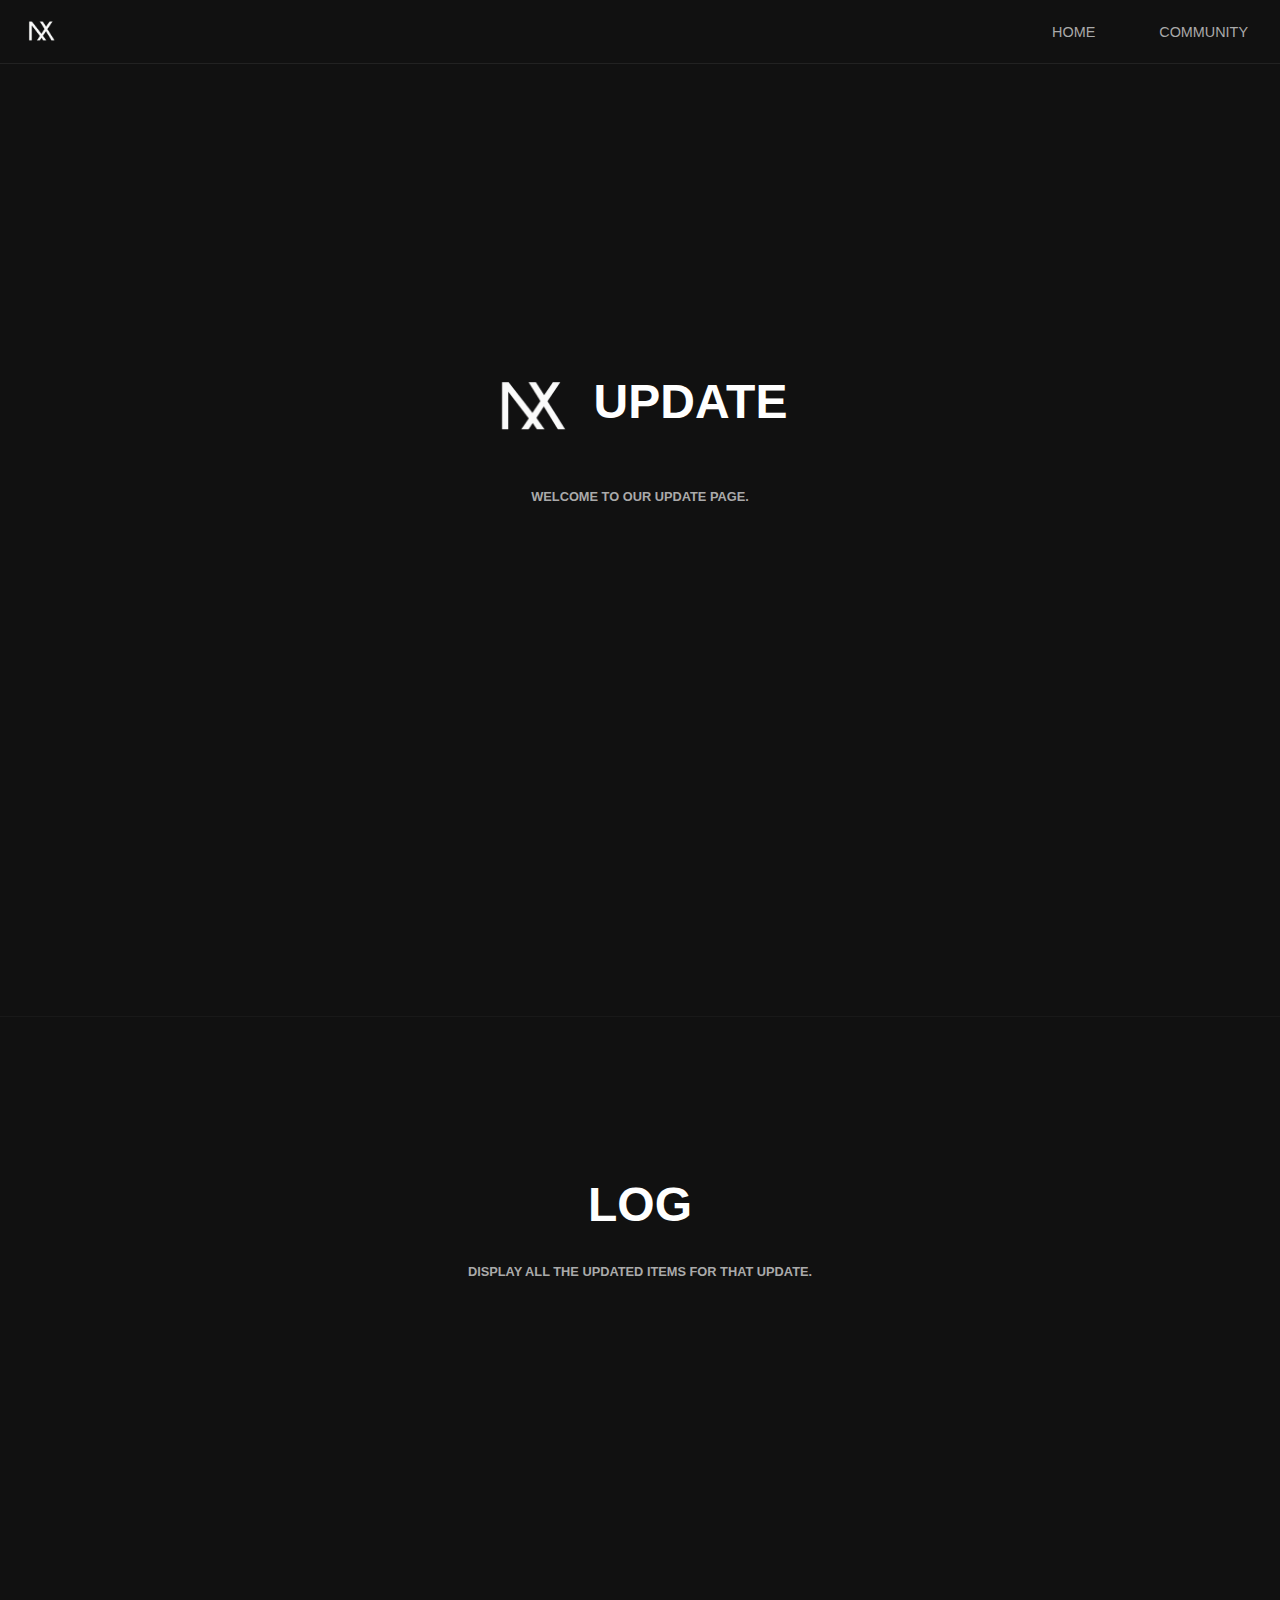
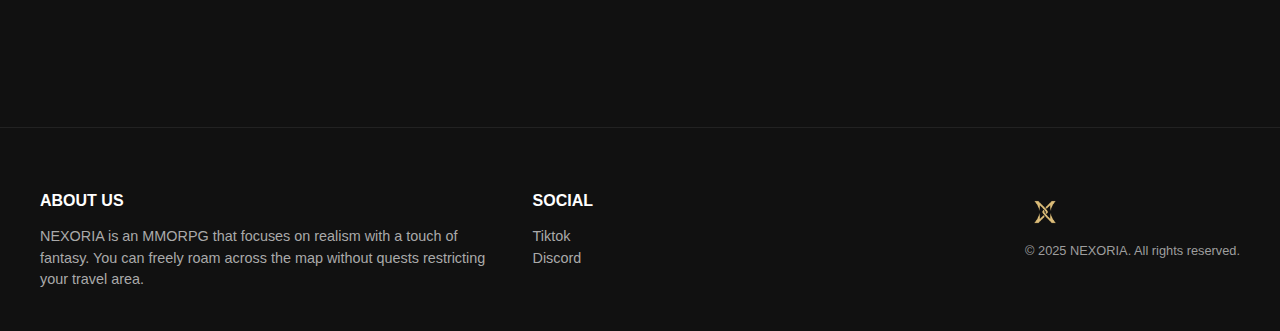
<file: update.html>
<!DOCTYPE html>
<html lang="en">
<head>
  <meta charset="UTF-8" />
  <meta name="viewport" content="width=device-width, initial-scale=1.0, maximum-scale=1.0, user-scalable=no" />
  <title>NEXORIA</title>
  <link rel="icon" type="image/png" href="./img/BIG_LOGO.png"/>
  <link rel="stylesheet" href="./css/update.css">
</head>
<body>
  <nav class="top-nav">
    <div class="nav-logo">
      <img src="./img/NEXORIA_WHITE_LOGO.png" alt="NEXORIA logo">
    </div>
  
    <div class="hamburger" onclick="toggleMenu()">
      <span></span>
      <span></span>
      <span></span>
    </div>
  
    <div class="nav-center" id="mobileMenu">
      <a href="/">HOME</a>
      <a id="discordLinkTop" href="#" target="_blank">COMMUNITY</a>
    </div>
  </nav>

  <div class="content">
    <div class="brand">
      <img src="./img/NEXORIA_WHITE_LOGO.png" alt="NEXORIA logo" class="fade-slide-up">
      <h1 class="fade-slide-up">UPDATE</h1>
    </div>
    <h3 class="fade-slide-up"
      data-en="Welcome to our update page."
      data-th="ยินดีต้อนรับสู่หน้าการอัปเดตของเรา">
      Welcome to our update page.
    </h3>

  </div>

  <div class="content-2">
    <div class="divider fade-slide-up"></div>

    <h1 class="fade-slide-up" data-en="Log" data-th="บันทึก">Log</h1>
    <h3 class="fade-slide-up" data-en="Display all the updated items for that update." data-th="แสดงรายการที่ถูกอัพเดททั้งหมดของอัพเดทนั้นๆ">Display all the updated items for that update.</h3>

    <div>
      <div class="under-container fade-slide-up">
        <div class="under-frame-left">

        </div>

        <div class="divider-center fade-slide-up"></div>

        <div class="under-frame-right">

        </div>
      </div>
    </div>
  </div>

  <footer class="footer fade-slide-up">
    <div class="footer-container">
      <div class="footer-column">
        <h3 data-en="About Us" data-th="เกี่ยวกับเรา">About Us</h3>
        <p 
          data-en="NEXORIA is an MMORPG that focuses on realism with a touch of fantasy. You can freely roam across the map without quests restricting your travel area."
          data-th="NEXORIA คือเกมแนว MMORPG ที่เน้นสมจริงและแฟนตาซีเล็กน้อย คุณสามารถโลดแล่นไปทั่วแผนที่ได้โดยไม่มีเควสที่จำกัดพื้นที่ในการเดินทางของคุณ">
          NEXORIA is an MMORPG that focuses on realism with a touch of fantasy. You can freely roam across the map without quests restricting your travel area.
        </p>
      </div>

      <div class="footer-column">
        <h3 data-en="Social" data-th="โซเซียล">Social</h3>
        <ul>
          <li><a href="https://tiktok.com/@nexoria.phe" target="_blank">Tiktok</a></li>
          <li><a id="discordLinkFooter" href="#" target="_blank">Discord</a></li>
        </ul>
      </div>

      <div class="footer-bottom">
        <img src="./img/NEXORIA_GOLD_LOGO.png" alt="NEXORIA Logo">
        <p>© 2025 NEXORIA. All rights reserved.</p>
      </div>
    </div>
  </footer>
</body>
<script>
  document.addEventListener("keydown", function (e) {
    if (
      e.key === "F12" || 
      (e.ctrlKey && e.shiftKey && e.key === "I") || 
      (e.ctrlKey && e.key === "U")
    ) {
      e.preventDefault();
      return false;
    }
  });

  document.addEventListener("contextmenu", function (e) {
    e.preventDefault();
  });

  fetch('/config.json')
    .then(response => response.json())
    .then(config => {
      if (config.discord) {
        const discordTop = document.getElementById("discordLinkTop");
        const discordFooter = document.getElementById("discordLinkFooter");

        if (discordTop) discordTop.href = config.discord;
        if (discordFooter) discordFooter.href = config.discord;
      }
    })
  .catch(err => console.error("Failed to load config.json:", err));

  function toggleCustomDropdown(clickedHeader) {
    const dropdown = clickedHeader.closest(".custom-dropdown");
    const isOpen = dropdown.classList.contains("open");

    document.querySelectorAll(".custom-dropdown").forEach(d => {
        if (d !== dropdown) d.classList.remove("open");
    });

    if (!isOpen) {
        dropdown.classList.add("open");
    } else {
        dropdown.classList.remove("open");
    }
  }

  function selectOption(element) {
    const dropdown = element.closest(".custom-dropdown");
    const header = dropdown.querySelector(".dropdown-header");

    if (!dropdown.dataset.defaultText) {
      dropdown.dataset.defaultText = header.textContent;
    }

    const defaultText = dropdown.dataset.defaultText;

    if (element.classList.contains("selected")) {
      header.textContent = defaultText;
      header.style.color = "#444";
      element.classList.remove("selected");
    } else {
      dropdown.querySelectorAll(".dropdown-options li").forEach(li => {
        li.classList.remove("selected");
      });
      element.classList.add("selected");
      header.textContent = element.textContent;
      header.style.color = "#fff";
    }

    dropdown.classList.remove("open");
  }

  function toggleUnder(element) {
    const allFrames = document.querySelectorAll('.under-frame');
    allFrames.forEach(frame => {
        if (frame !== element && frame.classList.contains('open')) {
            const otherTitle = frame.querySelector('.under-title');
            otherTitle.style.maxHeight = "0";
            otherTitle.style.opacity = 0;
            otherTitle.style.paddingTop = 0;
            otherTitle.style.paddingBottom = 0;
            frame.classList.remove('open');
        }
    });

    const title = element.querySelector('.under-title');
    if (element.classList.contains('open')) {
        title.style.maxHeight = "0";
        title.style.opacity = 0;
        title.style.paddingTop = 0;
        title.style.paddingBottom = 0;
        element.classList.remove('open');
    } else {
        title.style.maxHeight = title.scrollHeight + "px";
        title.style.opacity = 1;
        title.style.paddingTop = "0.5rem";
        title.style.paddingBottom = "0.25rem";
        element.classList.add('open');
    }
  }

  function toggleMenu() {
    const menu = document.getElementById("mobileMenu");
    const hamburger = document.querySelector(".hamburger");
    const isOpen = menu.classList.contains("show");

    if (isOpen) {
      menu.style.maxHeight = "0px";
      menu.style.padding = "0";
      menu.classList.remove("show");
      hamburger.classList.remove("active");
    } else {
      menu.classList.add("show");
      menu.style.maxHeight = menu.scrollHeight + "px";
      menu.style.padding = "3.5rem 0";
      hamburger.classList.add("active");
    }
  }

  async function updateExchangeRate() {
    try {
      const response = await fetch("https://open.er-api.com/v6/latest/USD");
      const data = await response.json();

      console.log("Exchange Rate Data:", data);

      if (data && data.result === "success" && data.rates && data.rates.THB) {
        const rate = data.rates.THB;
        const baht = (1 * rate).toFixed(2);
        document.getElementById("baht-amount").textContent = `${baht} บาท`;
      } else {
        document.getElementById("baht-amount").textContent = "N/A";
        console.error("Invalid rate data format:", data);
      }
    } catch (error) {
      document.getElementById("baht-amount").textContent = "Error fetching rate";
      console.error("Exchange rate fetch error:", error);
    }
  }

  updateExchangeRate();
  async function loadUpdates() {
    try {
      const res = await fetch('/update.json', { cache: 'no-store' });
      const data = await res.json();
      const files = (data.files || []).slice().sort((a, b) => parseFloat(b.version) - parseFloat(a.version));

      const left = document.querySelector('.under-frame-left');
      const right = document.querySelector('.under-frame-right');
      if (!left || !right) return;

      left.innerHTML = '';
      right.innerHTML = '';

      files.forEach((item, i) => {
        const frame = document.createElement('div');
        frame.className = 'under-frame';
        frame.setAttribute('onclick', 'toggleUnder(this)');

        const header = document.createElement('div');
        header.className = 'under-header';

        const label = document.createElement('span');
        label.className = 'under-label';
        label.dataset.en = `${item.en}`;
        label.dataset.th = `${item.th}`;
        label.textContent = `${item.en}`;

        const svg = document.createElementNS('http://www.w3.org/2000/svg', 'svg');
        svg.setAttribute('class', 'w-4 h-4 text-zinc-400');
        svg.setAttribute('fill', 'none');
        svg.setAttribute('stroke', 'currentColor');
        svg.setAttribute('viewBox', '0 0 24 24');
        const path = document.createElementNS('http://www.w3.org/2000/svg', 'path');
        path.setAttribute('stroke-linecap', 'round');
        path.setAttribute('stroke-linejoin', 'round');
        path.setAttribute('stroke-width', '2');
        path.setAttribute('d', 'M19 9l-7 7-7-7');
        svg.appendChild(path);

        header.appendChild(label);
        header.appendChild(svg);

        const title = document.createElement('div');
        title.className = 'under-title';

        const textEn = document.createElement('div');
        textEn.className = 'text-en';
        textEn.textContent = item.en;

        const divider = document.createElement('div');
        divider.className = 'lang-divider';

        const textTh = document.createElement('div');
        textTh.className = 'text-th';
        textTh.textContent = item.th;

        title.appendChild(textEn);
        title.appendChild(divider);
        title.appendChild(textTh);

        frame.appendChild(header);
        frame.appendChild(title);

        (i % 2 === 0 ? left : right).appendChild(frame);
      });
    } catch (e) {
      console.error('Failed to load update.json:', e);
    }
  }
  loadUpdates();
</script>
<script src="/js/settings.js"></script>
</html>
</file>
<file: css/home.css>
* {
    margin: 0;
    padding: 0;
    box-sizing: border-box;
    font-family: 'Segoe UI', sans-serif;
    user-select: none;
    -webkit-user-select: none;
    -moz-user-select: none;
    -ms-user-select: none;
    user-select: none;
    -webkit-touch-callout: none;
    -webkit-tap-highlight-color: transparent;
}

a,
button,
input,
label {
  outline: none;
  -webkit-tap-highlight-color: transparent;
}

body {
    background-color: #111;
    color: #eee;
    padding-top: 325px;
}

.top-nav {
    position: fixed;
    top: 0;
    left: 0;
    width: 100%;
    height: 64px;
    background: #111;
    display: flex;
    align-items: center;
    justify-content: space-between;
    padding: 0 2rem;
    z-index: 1000;
    backdrop-filter: blur(6px);
    border-bottom: 1px solid #222;
}

.nav-left,
.nav-right {
    flex: 1;
    display: flex;
    align-items: center;
}

.nav-logo img {
    height: 50px;
    object-fit: contain;
    margin-left: -1rem;
    margin-top: 5px;
    pointer-events: none;
    -webkit-user-drag: none;
    user-drag: none;
}

.nav-center {
    display: flex;
    justify-content: center;
    align-items: center;
    gap: 4rem;
    flex: 0 1 auto;
}

.nav-center a {
    text-decoration: none;
    font-size: 0.9rem;
    color: #aaa;
    font-weight: 500;
    transition: 0.3s ease;
}

.nav-center a:hover,
.nav-center a.active {
    color: #fff;
}

.content {
    display: flex;
    flex-direction: column;
    align-items: center;
    justify-content: center;
    text-align: center;
    padding: 4rem 0;
}

.content-2 {
    display: flex;
    flex-direction: column;
    align-items: center;
    justify-content: center;
    text-align: center;
    padding: 20rem 0;
}

.brand {
    display: flex;
    align-items: center;
    margin-bottom: -2rem;
    margin-left: -1.5rem;
}

.brand img {
    height: 125px;
    object-fit: contain;
    margin-bottom: 18px;
    pointer-events: none;
    -webkit-user-drag: none;
    user-drag: none;
}

.custom-button {
    display: inline-flex;
    align-items: center;
    justify-content: center;
    gap: 1rem;
    background-color: #1a1a1a;
    border: 1px solid #333;
    border-radius: 8px;
    padding: 0.75rem 1.5rem;
    color: #fff;
    text-decoration: none;
    font-weight: bold;
    font-size: 0.9rem;
    box-shadow: 0 0 10px rgba(0, 0, 0, 0.5);
    transition: background 0.3s ease, gap 0.3s ease;
}

.custom-button:hover {
    background-color: #2a2a2a;
    gap: 2rem;
}

.arrow-icon {
    position: relative;
}

.under-frame {
    flex: 1 1 45%;
    max-width: 500px;
    background-color: #1a1a1a;
    border: 1px solid #333;
    border-radius: 8px;
    padding: 1rem 1.5rem;
    position: relative;
    overflow: hidden;
    transition: all 0.4s ease;
    flex-direction: column;
    box-shadow: 0 0 10px rgba(0, 0, 0, 0.5);
}

.under-title {
    max-height: 0;
    overflow: hidden;
    color: #ccc;
    font-size: 0.9rem;
    line-height: 1.6;
    word-wrap: break-word;
    text-align: left;
    width: 100%;
    white-space: normal;
    opacity: 0;
    padding-top: 0;
    padding-bottom: 0;
    box-sizing: content-box;
    transition: max-height 0.5s ease, opacity 0.4s, padding 0.4s;
}

.under-frame.open .under-title {
    opacity: 1;
    padding-top: 0.5rem;
    padding-bottom: 0.5rem;
}

.under-header {
    display: flex;
    justify-content: space-between;
    align-items: center;
    width: 100%;
}

.under-header svg {
    width: 16px;
    height: 16px;
    transition: transform 0.3s ease;
}
  
.under-frame.open .under-header svg {
    transform: rotate(180deg);
}

.under-container {
    display: flex;
    justify-content: center;
    align-items: flex-start;
    gap: 2rem;
    margin-top: 2rem;
    flex-wrap: wrap;
    position: relative;
}

.under-frame-left {
    display: flex;
    flex-direction: column;
    gap: 1rem;
}

.under-frame-right {
    display: flex;
    flex-direction: column;
    gap: 1rem;
}

.under-label {
    font-size: 1rem;
    font-weight: 500;
    color: #eee;
    line-height: 24px;
}

.divider {
    height: 1px;
    width: 100%;
    background-color: #222;
    margin: 4rem 0 10rem 0;
    opacity: 0.5;
}

.divider-center {
    width: 1px;
    background-color: #444;
    position: absolute;
    top: 0;
    bottom: 0;
    left: 50%;
    transform: translateX(-50%);
    opacity: 0.5;
}

h1 {
    font-size: 3rem;
    margin-bottom: 2rem;
    text-transform: uppercase;
    color: #fff;
}

.content-2 h1 {
    font-size: 3rem;
    margin-bottom: 2rem;
    text-transform: uppercase;
    color: #fff;
}

h2 {
    font-size: 1rem;
    margin-bottom: 0.1rem;
    text-transform: uppercase;
    color: #fff;
}

h3 {
    font-size: 0.8rem;
    margin-bottom: 2rem;
    text-transform: uppercase;
    color: #aaa;
}

@keyframes fadeSlideUp {
    0% {
        opacity: 0;
        transform: translateY(30px);
    }
    100% {
        opacity: 1;
        transform: translateY(0);
    }
}
  
.fade-slide-up {
    animation: fadeSlideUp 1s ease-out forwards;
}

@keyframes fadeSlideDown {
    0% {
        opacity: 0;
        transform: translateY(-30px);
    }
    100% {
        opacity: 1;
        transform: translateY(0);
    }
}

.fade-slide-down {
    animation: fadeSlideDown 1s ease-out forwards;
}

.footer {
    background-color: #111;
    padding: 4rem 2rem 2.5rem;
    color: #aaa;
    font-size: 0.9rem;
    margin-top: 4rem;
    border-top: 1px solid #222;
}
  
.footer-container {
    display: flex;
    flex-wrap: wrap;
    justify-content: space-between;
    max-width: 1200px;
    margin: auto;
    gap: 2rem;
}
  
.footer-column {
    flex: 1 1 200px;
}
  
.footer-column h3 {
    color: white;
    margin-bottom: 1rem;
    font-size: 1rem;
}
  
.footer-column p,
.footer-column li {
    color: #aaa;
    line-height: 1.5;
}
  
.footer-column ul {
    list-style: none;
    padding: 0;
}
  
.footer-column a {
    color: #aaa;
    text-decoration: none;
    transition: color 0.3s;
}
  
.footer-column a:hover {
    color: #fff;
}
  
.footer-bottom img {
    height: 40px;
    margin-bottom: 0.5rem;
    pointer-events: none;
    -webkit-user-drag: none;
    user-drag: none;
}
  
.footer-bottom p {
    color: #9e9e9e;
    font-size: 0.8rem;
}

.hamburger {
    display: none;
    flex-direction: column;
    gap: 5px;
    cursor: pointer;
    outline: none;
    -webkit-tap-highlight-color: transparent;
}

.hamburger:focus,
.hamburger:active {
    outline: none;
}

.hamburger span {
    width: 25px;
    height: 3px;
    background: #eee;
    border-radius: 2px;
    transition: all 0.3s ease;
}

.hamburger.active span:nth-child(1) {
    transform: rotate(45deg) translate(5px, 5px);
}

.hamburger.active span:nth-child(2) {
    opacity: 0;
}

.hamburger.active span:nth-child(3) {
    transform: rotate(-45deg) translate(6px, -6px);
}

::-webkit-scrollbar {
    width: 3.5px;
}
  
::-webkit-scrollbar-track {
    background: #00000000;
}
  
::-webkit-scrollbar-thumb {
    background: linear-gradient(to bottom, #aaa, #aaa, #aaa);
    transition: background-color 0.3s;
}

@media only screen and (max-width: 768px) {
    body {
        padding-top: 250px;
    }

    .brand {
        margin-bottom: -1rem;
    }

    .under-container {
        flex-direction: column;
        align-items: center;
        gap: 1rem;
    }

    .under-frame-left,
    .under-frame-right {
        width: 100%;
        display: flex;
        flex-direction: column;
        align-items: center;
    }

    .under-frame {
        width: 90%;
        max-width: 350px;
    }

    .content-2 {
        padding: 12rem 1rem;
    }

    .divider {
        margin: 4rem 0 10rem 0;
    }

    .divider-center {
        display: none;
    }

    .content-2 h1 {
        font-size: 1.5rem;
    }

    .footer-container {
        flex-direction: column;
        text-align: center;
        gap: 2rem;
    }

    .footer-column {
        flex: 1 1 100%;
    }

    .hamburger {
        display: flex;
    }
    
    .nav-center {
        position: absolute;
        top: 64px;
        right: 0;
        width: 100%;
        background-color: #111;
        flex-direction: column;
        align-items: center;
        justify-content: center;
        gap: 1rem;
        padding: 0;
        overflow: hidden;
        max-height: 0;
        transition: max-height 0.4s ease, padding 0.3s ease;
        z-index: 999;
        border-bottom: 1px solid #222;
    }
    
    .nav-center.show {
        padding: 1rem 0;
        max-height: 200px;
    }
}
</file>
<file: css/create.css>
* {
    margin: 0;
    padding: 0;
    box-sizing: border-box;
    font-family: 'Segoe UI', sans-serif;
    user-select: none;
    -webkit-user-select: none;
    -moz-user-select: none;
    -ms-user-select: none;
    user-select: none;
    -webkit-touch-callout: none;
    -webkit-tap-highlight-color: transparent;
}

a,
button,
input,
label {
  outline: none;
  -webkit-tap-highlight-color: transparent;
}

body {
    background-color: #111;
    color: #eee;
    padding-top: 64px;
}

.gold_text {
    color: rgb(254, 255, 182);
}

.marked_text {
    color: rgb(255, 159, 70);
    display: inline-block;
    animation: spin 3s linear infinite;
}

@keyframes spin {
    from {
        transform: rotate(0deg);
    }
    to {
        transform: rotate(360deg);
    }
}

.lang-divider {
    border-top: 1px solid #8a8a8a;
    margin: 0.8rem 0;
    opacity: 0.5;
}

.top-nav {
    position: fixed;
    top: 0;
    left: 0;
    width: 100%;
    height: 64px;
    background: #111;
    display: flex;
    align-items: center;
    justify-content: space-between;
    padding: 0 2rem;
    z-index: 1000;
    backdrop-filter: blur(6px);
    border-bottom: 1px solid #222;
}

.nav-left,
.nav-right {
    flex: 1;
    display: flex;
    align-items: center;
}

.nav-logo img {
    height: 50px;
    object-fit: contain;
    margin-left: -1rem;
    margin-top: 5px;
    pointer-events: none;
    -webkit-user-drag: none;
    user-drag: none;
}

.nav-center {
    display: flex;
    justify-content: center;
    align-items: center;
    gap: 4rem;
    flex: 0 1 auto;
}

.nav-center a {
    text-decoration: none;
    font-size: 0.9rem;
    color: #aaa;
    font-weight: 500;
    transition: 0.3s ease;
}

.nav-center a:hover,
.nav-center a.active {
    color: #fff;
}

.content {
    display: flex;
    flex-direction: column;
    align-items: center;
    justify-content: center;
    text-align: center;
    padding: 4rem 0;
}

.content-2 {
    display: flex;
    flex-direction: column;
    align-items: center;
    justify-content: center;
    text-align: center;
    padding: 20rem 0;
}

.brand {
    display: flex;
    align-items: center;
    margin-left: -1.5rem;
}

.brand img {
    height: 125px;
    object-fit: contain;
    margin-bottom: 18px;
    pointer-events: none;
    -webkit-user-drag: none;
    user-drag: none;
}

.custom-button {
    display: inline-flex;
    align-items: center;
    justify-content: center;
    gap: 1rem;
    background-color: #1a1a1a;
    border: 1px solid #333;
    border-radius: 8px;
    padding: 0.75rem 1.5rem;
    color: #fff;
    text-decoration: none;
    font-weight: bold;
    font-size: 0.9rem;
    box-shadow: 0 0 10px rgba(0, 0, 0, 0.5);
    transition: background 0.3s ease, gap 0.3s ease;
}

.custom-button:hover {
    background-color: #2a2a2a;
    gap: 2rem;
}

.arrow-icon {
    position: relative;
}

.divider {
    height: 1px;
    width: 100%;
    background-color: #222;
    margin: 4rem 0 10rem 0;
    opacity: 0.5;
}

.divider-center {
    width: 1px;
    background-color: #444;
    position: absolute;
    top: 0;
    bottom: 0;
    left: 50%;
    transform: translateX(-50%);
    opacity: 0.5;
}

h1 {
    font-size: 3rem;
    margin-bottom: 2rem;
    text-transform: uppercase;
    color: #fff;
}

.content-2 h1 {
    font-size: 3rem;
    margin-bottom: 2rem;
    text-transform: uppercase;
    color: #fff;
}

h2 {
    font-size: 1rem;
    margin-bottom: 0.1rem;
    text-transform: uppercase;
    color: #fff;
}

h3 {
    font-size: 0.8rem;
    margin-bottom: 2rem;
    text-transform: uppercase;
    color: #aaa;
}

.under-frame {
    flex: 1 1 45%;
    max-width: 500px;
    background-color: #1a1a1a;
    border: 1px solid #333;
    border-radius: 8px;
    padding: 1rem 1.5rem;
    position: relative;
    overflow: hidden;
    transition: all 0.4s ease;
    flex-direction: column;
    box-shadow: 0 0 10px rgba(0, 0, 0, 0.5);
}

.under-title {
    max-height: 0;
    overflow: hidden;
    color: #ccc;
    font-size: 0.9rem;
    line-height: 1.6;
    word-wrap: break-word;
    text-align: left;
    width: 100%;
    white-space: normal;
    opacity: 0;
    padding-top: 0;
    padding-bottom: 0;
    box-sizing: content-box;
    transition: max-height 0.5s ease, opacity 0.4s, padding 0.4s;
}

.under-frame.open .under-title {
    opacity: 1;
    padding-top: 0.5rem;
    padding-bottom: 0.5rem;
}

.under-header {
    display: flex;
    justify-content: space-between;
    align-items: center;
    width: 100%;
}

.under-header svg {
    width: 16px;
    height: 16px;
    transition: transform 0.3s ease;
}
  
.under-frame.open .under-header svg {
    transform: rotate(180deg);
}

.under-container {
    display: flex;
    justify-content: center;
    align-items: flex-start;
    gap: 2rem;
    margin-top: 2rem;
    flex-wrap: wrap;
    position: relative;
}

.under-frame-left {
    display: flex;
    flex-direction: column;
    gap: 1rem;
}

.under-frame-right {
    display: flex;
    flex-direction: column;
    gap: 1rem;
}

.under-label {
    font-size: 1rem;
    font-weight: 500;
    color: #eee;
    line-height: 24px;
}

@keyframes fadeSlideUp {
    0% {
        opacity: 0;
        transform: translateY(30px);
    }
    100% {
        opacity: 1;
        transform: translateY(0);
    }
}
  
.fade-slide-up {
    animation: fadeSlideUp 1s ease-out forwards;
}

@keyframes fadeSlideDown {
    0% {
        opacity: 0;
        transform: translateY(-30px);
    }
    100% {
        opacity: 1;
        transform: translateY(0);
    }
}

.fade-slide-down {
    animation: fadeSlideDown 1s ease-out forwards;
}

.footer {
    background-color: #111;
    padding: 4rem 2rem 2.5rem;
    color: #aaa;
    font-size: 0.9rem;
    margin-top: 4rem;
    border-top: 1px solid #222;
}
  
.footer-container {
    display: flex;
    flex-wrap: wrap;
    justify-content: space-between;
    max-width: 1200px;
    margin: auto;
    gap: 2rem;
}
  
.footer-column {
    flex: 1 1 200px;
}
  
.footer-column h3 {
    color: white;
    margin-bottom: 1rem;
    font-size: 1rem;
}
  
.footer-column p,
.footer-column li {
    color: #aaa;
    line-height: 1.5;
}
  
.footer-column ul {
    list-style: none;
    padding: 0;
}
  
.footer-column a {
    color: #aaa;
    text-decoration: none;
    transition: color 0.3s;
}
  
.footer-column a:hover {
    color: #fff;
}
  
.footer-bottom img {
    height: 40px;
    margin-bottom: 0.5rem;
    pointer-events: none;
    -webkit-user-drag: none;
    user-drag: none;
}
  
.footer-bottom p {
    color: #9e9e9e;
    font-size: 0.8rem;
}

.hamburger {
    display: none;
    flex-direction: column;
    gap: 5px;
    cursor: pointer;
    outline: none;
    -webkit-tap-highlight-color: transparent;
}

.hamburger:focus,
.hamburger:active {
    outline: none;
}

.hamburger span {
    width: 25px;
    height: 3px;
    background: #eee;
    border-radius: 2px;
    transition: all 0.3s ease;
}

.hamburger.active span:nth-child(1) {
    transform: rotate(45deg) translate(5px, 5px);
}

.hamburger.active span:nth-child(2) {
    opacity: 0;
}

.hamburger.active span:nth-child(3) {
    transform: rotate(-45deg) translate(6px, -6px);
}

.dropdown-container {
    display: flex;
    justify-content: center;
    align-items: flex-start;
    gap: 4rem;
    position: relative;
    margin-top: 2rem;
    flex-wrap: wrap;
}
  
.dropdown-left,
.dropdown-right {
    flex: 1 1 200px;
    display: flex;
    justify-content: center;
}

.custom-dropdown {
    position: relative;
    width: 220px;
    background-color: #1a1a1a;
    border: 1px solid #333;
    border-radius: 6px;
    color: #eee;
    font-size: 0.9rem;
    cursor: pointer;
}
  
.dropdown-header {
    padding: 0.75rem 1rem;
    color: #444;
    user-select: none;
    transition: color 0.3s ease;
}
  
.dropdown-options {
    list-style: none;
    margin: 0;
    padding: 0;
    background-color: #1a1a1a;
    border-top: 1px solid #333;
    max-height: 0;
    overflow: hidden;
    opacity: 0;
    transition: max-height 0.4s ease, opacity 0.4s ease, padding 0.4s ease;
    pointer-events: none;
}
  
.custom-dropdown.open .dropdown-options {
    max-height: 500px;
    opacity: 1;
    pointer-events: all;
}
  
.dropdown-options li {
    padding: 0.75rem 1rem;
    border-top: 1px solid #222;
    color: #666;
    transition: background-color 0.3s ease, color 0.3s ease;
}

.dropdown-options li.selected {
    color: #fff;
}
  
.dropdown-options li:hover {
    background-color: #2a2a2a;
}

.dropdown-right,
.dropdown-left {
    flex: 1 1 200px;
    display: flex;
    flex-direction: column;
    gap: 1rem;
    justify-content: center;
}

.key-container {
    display: flex;
    flex-direction: column;
    align-items: center;
}

#warningMessage {
    color: rgb(254, 255, 182);
    font-weight: bold;
    text-align: center;
    opacity: 0;
    max-height: 0;
    overflow: hidden;
    margin-top: 0;
    transition: opacity 0.5s ease, max-height 0.5s ease 0.5s, margin-top 0.5s ease 0.5s;
}
  
#warningMessage.show {
    opacity: 1;
    max-height: 100px;
    margin-top: 1rem;
    transition: max-height 0.5s ease, opacity 0.5s ease, margin-top 0.5s ease;
}

::-webkit-scrollbar {
    width: 3.5px;
}
  
::-webkit-scrollbar-track {
    background: #00000000;
}
  
::-webkit-scrollbar-thumb {
    background: linear-gradient(to bottom, #aaa, #aaa, #aaa);
    transition: background-color 0.3s;
}

@media only screen and (max-width: 768px) {
    body {
        padding-top: 10px;
    }

    h1 {
        margin-bottom: 1.5rem;
    }

    .dropdown-container {
        display: flex;
        justify-content: center;
        align-items: flex-start;
        gap: 1rem;
        position: relative;
        margin-top: 2rem;
        flex-wrap: wrap;
        max-width: 900px;
        margin-left: auto;
        margin-right: auto;
    }
    
    .dropdown-left,
    .dropdown-right {
        flex: 1 1 300px;
        min-width: 280px;
        display: flex;
        flex-direction: column;
        gap: 1rem;
        justify-content: center;
        align-items: center;
    }
    

    .under-container {
        flex-direction: column;
        align-items: center;
        gap: 1rem;
    }

    .under-frame-left,
    .under-frame-right {
        width: 100%;
        display: flex;
        flex-direction: column;
        align-items: center;
    }

    .under-frame {
        width: 90%;
        max-width: 350px;
    }

    .content-2 {
        padding: 12rem 1rem;
    }

    .divider {
        margin: 4rem 0 10rem 0;
    }

    .divider-center {
        display: none;
    }

    .content-2 h1 {
        font-size: 1.5rem;
    }

    .footer-container {
        flex-direction: column;
        text-align: center;
        gap: 2rem;
    }

    .footer-column {
        flex: 1 1 100%;
    }

    .hamburger {
        display: flex;
    }
    
    .nav-center {
        position: absolute;
        top: 64px;
        right: 0;
        width: 100%;
        background-color: #111;
        flex-direction: column;
        align-items: center;
        justify-content: center;
        gap: 1rem;
        padding: 0;
        overflow: hidden;
        max-height: 0;
        transition: max-height 0.4s ease, padding 0.3s ease;
        z-index: 999;
        border-bottom: 1px solid #222;
    }
    
    .nav-center.show {
        padding: 1rem 0;
        max-height: 200px;
    }
}
</file>
<file: css/setting.css>
:root {
    --bg-body: #111;
    --text-main: #eee;
    --text-muted: #aaa;
    --text-soft: #ccc;
    --text-footer-muted: #9e9e9e;
    --text-heading: #fff;

    --border-soft: #222;
    --border-strong: #333;
    --divider-vertical: #444;

    --card-bg: #1a1a1a;
    --toast-bg: #181818;

    --switch-off: #555;
    --switch-on: #4CAF50;

    --scrollbar-thumb: #aaa;
    --hamburger-bar: #eee;

    --gold-1: #f5d76e;
    --gold-2: #d4af37;
    --gold-3: #fff5a8;
    --gold-4: #b88900;
    --gold-5: #fff1a8;
    --shard-shadow-outer: rgba(255,220,120,.75);
    --shard-shadow-inner: rgba(255,200,80,.35);
}

* {
    margin: 0;
    padding: 0;
    box-sizing: border-box;
    font-family: 'Segoe UI', sans-serif;
    user-select: none;
    -webkit-user-select: none;
    -moz-user-select: none;
    -ms-user-select: none;
    -webkit-touch-callout: none;
    -webkit-tap-highlight-color: transparent;
}

a,
button,
input,
label {
    outline: none;
    -webkit-tap-highlight-color: transparent;
}

html,
body {
    background: var(--bg-body);
    color: var(--text-main);
    min-height: 100%;
    overflow-x: hidden;
}

body {
    padding-top: 64px;
}

.top-nav {
    position: fixed;
    top: 0;
    left: 0;
    width: 100%;
    height: 64px;
    background: var(--bg-body);
    display: flex;
    align-items: center;
    justify-content: space-between;
    padding: 0 2rem;
    z-index: 1000;
    backdrop-filter: blur(6px);
    border-bottom: 1px solid var(--border-soft);
}

.nav-left,
.nav-right {
    flex: 1;
    display: flex;
    align-items: center;
}

.nav-logo img {
    height: 50px;
    object-fit: contain;
    margin-left: -1rem;
    margin-top: 5px;
    pointer-events: none;
    -webkit-user-drag: none;
    user-drag: none;
}

.nav-center {
    display: flex;
    justify-content: center;
    align-items: center;
    gap: 4rem;
    flex: 0 1 auto;
}

.nav-center a {
    text-decoration: none;
    font-size: 0.9rem;
    color: var(--text-muted);
    font-weight: 500;
    transition: 0.3s ease;
}

.nav-center a:hover,
.nav-center a.active {
    color: var(--text-heading);
}

.content {
    display: flex;
    flex-direction: column;
    align-items: center;
    justify-content: center;
    text-align: center;
    padding: 15rem 1rem;
}

.content-2 {
    display: flex;
    flex-direction: column;
    align-items: center;
    justify-content: center;
    text-align: center;
    padding: 15rem 0;
}

.setting-frame {
    display: flex;
    justify-content: space-between;
    align-items: center;
    background-color: var(--card-bg);
    border: 1px solid var(--border-strong);
    border-radius: 8px;
    padding: 1rem 2rem;
    width: 400px;
    margin: 0.5rem auto;
    position: relative;
    overflow: hidden;
    transition: all 0.4s ease;
    flex-direction: column;
    box-shadow: 0 0 10px rgba(0, 0, 0, 0.5);
}

.setting-title {
    max-height: 0;
    overflow: hidden;
    color: var(--text-soft);
    font-size: 0.9rem;
    line-height: 1.6;
    word-wrap: break-word;
    text-align: left;
    width: 100%;
    white-space: normal;
    opacity: 0;
    padding-top: 0;
    padding-bottom: 0;
    box-sizing: content-box;
    transition: max-height 0.5s ease, opacity 0.4s, padding 0.4s;
}

.setting-frame.open .setting-title {
    opacity: 1;
    padding-top: 0.5rem;
    padding-bottom: 0.5rem;
}

.setting-header {
    display: flex;
    justify-content: space-between;
    align-items: center;
    width: 100%;
}

.setting-frame-left,
.setting-frame-right {
    flex: 1;
    min-width: 300px;
    display: flex;
    justify-content: center;
    flex-direction: column;
}

.setting-container {
    display: flex;
    justify-content: center;
    align-items: flex-start;
    gap: 2rem;
    margin-top: 2rem;
    flex-wrap: wrap;
    position: relative;
}

.divider {
    width: 1px;
    background-color: var(--divider-vertical);
    position: absolute;
    top: 0;
    bottom: 0;
    left: 50%;
    transform: translateX(-50%);
    opacity: 0.5;
}

.divider-center {
    height: 1px;
    width: 100%;
    background-color: var(--border-soft);
    margin: 4rem 0 10rem 0;
    opacity: 0.5;
}

.setting-label {
    font-size: 1rem;
    font-weight: 500;
    color: var(--text-main);
    line-height: 24px;
}

.switch {
    position: relative;
    display: inline-block;
    width: 50px;
    height: 24px;
    vertical-align: middle;
}

.switch input {
    opacity: 0;
    width: 0;
    height: 0;
}

.slider {
    position: absolute;
    cursor: pointer;
    top: 0;
    left: 0;
    right: 0;
    bottom: 0;
    background-color: var(--switch-off);
    transition: 0.4s;
    border-radius: 24px;
}

.slider:before {
    position: absolute;
    content: "";
    height: 18px;
    width: 18px;
    left: 3px;
    bottom: 3px;
    background-color: var(--text-heading);
    transition: 0.4s;
    border-radius: 50%;
}

input:checked + .slider {
    background-color: var(--switch-on);
}

input:checked + .slider:before {
    transform: translateX(26px);
}

h1 {
    font-size: 3rem;
    margin-bottom: 2rem;
    text-transform: uppercase;
    color: var(--text-heading);
}

h3 {
    font-size: 0.8rem;
    margin-bottom: 2rem;
    text-transform: uppercase;
    color: var(--text-muted);
}

@keyframes fadeSlideUp {
    0% {
        opacity: 0;
        transform: translateY(30px);
    }
    100% {
        opacity: 1;
        transform: translateY(0);
    }
}

.fade-slide-up {
    animation: fadeSlideUp 1s ease-out forwards;
}

@keyframes fadeSlideDown {
    0% {
        opacity: 0;
        transform: translateY(-30px);
    }
    100% {
        opacity: 1;
        transform: translateY(0);
    }
}

.fade-slide-down {
    animation: fadeSlideDown 1s ease-out forwards;
}

.footer {
    background-color: var(--bg-body);
    padding: 4rem 2rem 2.5rem;
    color: var(--text-muted);
    font-size: 0.9rem;
    margin-top: 4rem;
    border-top: 1px solid var(--border-soft);
}

.footer-container {
    display: flex;
    flex-wrap: wrap;
    justify-content: space-between;
    max-width: 1200px;
    margin: auto;
    gap: 2rem;
}

.footer-column {
    flex: 1 1 200px;
}

.footer-column h3 {
    color: var(--text-heading);
    margin-bottom: 1rem;
    font-size: 1rem;
}

.footer-column p,
.footer-column li {
    color: var(--text-muted);
    line-height: 1.5;
}

.footer-column ul {
    list-style: none;
    padding: 0;
}

.footer-column a {
    color: var(--text-muted);
    text-decoration: none;
    transition: color 0.3s;
}

.footer-column a:hover {
    color: var(--text-heading);
}

.footer-bottom img {
    height: 40px;
    margin-bottom: 0.5rem;
    pointer-events: none;
    -webkit-user-drag: none;
    user-drag: none;
}

.footer-bottom p {
    color: var(--text-footer-muted);
    font-size: 0.8rem;
}

.hamburger {
    display: none;
    flex-direction: column;
    gap: 5px;
    cursor: pointer;
    outline: none;
    -webkit-tap-highlight-color: transparent;
}

.hamburger:focus,
.hamburger:active {
    outline: none;
}

.hamburger span {
    width: 25px;
    height: 3px;
    background: var(--hamburger-bar);
    border-radius: 2px;
    transition: all 0.3s ease;
}

.hamburger.active span:nth-child(1) {
    transform: rotate(45deg) translate(5px, 5px);
}

.hamburger.active span:nth-child(2) {
    opacity: 0;
}

.hamburger.active span:nth-child(3) {
    transform: rotate(-45deg) translate(6px, -6px);
}

nav,
.nx-partners,
.content,
.nx-banner,
.nx-banner-row,
footer {
    will-change: transform;
}

.nx-shard {
    position: fixed;
    left: 0;
    top: 0;
    width: var(--sz);
    height: var(--sz);
    pointer-events: none;
    z-index: 2147483647;
    background: linear-gradient(135deg, var(--gold-1) 0%, var(--gold-2) 40%, var(--gold-3) 70%, var(--gold-4) 100%);
    border-radius: 2px;
    box-shadow: 0 0 10px var(--shard-shadow-outer), 0 0 24px var(--shard-shadow-inner) inset;
    mix-blend-mode: screen;
    opacity: .98;
    transform: translate(var(--x), var(--y)) scale(.85) rotate(var(--rot));
    animation: nx-shard-fly var(--dur) cubic-bezier(.22,.61,.36,1) forwards;
}

@keyframes nx-shard-fly {
    60% {
        opacity: .92;
    }
    100% {
        transform: translate(calc(var(--x) + var(--dx)), calc(var(--y) + var(--dy))) scale(.9) rotate(var(--rot));
        opacity: 0;
    }
}

::-webkit-scrollbar {
    width: 3.5px;
}

::-webkit-scrollbar-track {
    background: #00000000;
}

::-webkit-scrollbar-thumb {
    background: linear-gradient(to bottom, var(--scrollbar-thumb), var(--scrollbar-thumb), var(--scrollbar-thumb));
    transition: background-color 0.3s;
}

.nx-toast-area {
    position: fixed;
    left: max(12px, env(safe-area-inset-left));
    bottom: max(12px, env(safe-area-inset-bottom));
    display: flex;
    flex-direction: column;
    gap: 8px;
    z-index: 3000;
    pointer-events: none;
}

.nx-toast {
    pointer-events: auto;
    display: flex;
    align-items: center;
    gap: .65rem;
    min-width: 220px;
    max-width: 320px;
    padding: .75rem .9rem;
    background: var(--toast-bg);
    color: var(--text-main);
    border: 1px solid var(--border-strong);
    border-radius: 10px;
    box-shadow: 0 6px 18px rgba(0,0,0,.35);
    opacity: 0;
    transform: translateX(-18px) translateY(8px);
    animation: nx-toast-in .35s cubic-bezier(.2,.7,.3,1) forwards;
}

.nx-toast__bar {
    width: 6px;
    align-self: stretch;
    border-radius: 6px;
    background: linear-gradient(180deg, var(--gold-1) 0%, var(--gold-2) 60%, var(--gold-5) 100%);
    opacity: .95;
}

.nx-toast__text {
    font-size: .9rem;
    line-height: 1.35;
    color: #f3f3f3;
}

.nx-toast-area {
    left: auto;
    right: max(12px, env(safe-area-inset-right));
    bottom: max(12px, env(safe-area-inset-bottom));
    align-items: flex-end;
}

.nx-toast {
    transform: translateX(18px) translateY(8px);
    animation: nx-toast-in-right .35s cubic-bezier(.2,.7,.3,1) forwards;
}

.nx-toast--closing {
    animation: nx-toast-out-right .28s cubic-bezier(.2,.7,.3,1) forwards;
}

@keyframes nx-toast-in-right {
    from {
        opacity: 0;
        transform: translateX(18px) translateY(8px);
    }
    to {
        opacity: 1;
        transform: translateX(0) translateY(0);
    }
}

@keyframes nx-toast-out-right {
    from {
        opacity: 1;
        transform: translateX(0) translateY(0);
    }
    to {
        opacity: 0;
        transform: translateX(24px) translateY(8px);
    }
}

@keyframes nx-toast-in {
    from {
        opacity: 0;
        transform: translateX(-18px) translateY(8px);
    }
    to {
        opacity: 1;
        transform: translateX(0) translateY(0);
    }
}

@media (max-width: 768px) {
    .nx-toast {
        min-width: 200px;
        max-width: 280px;
        padding: .7rem .85rem;
    }

    .nx-toast__text {
        font-size: .85rem;
    }
}

@media only screen and (max-width: 768px) {
    html,
    body {
        padding-top: 10px;
    }

    h1 {
        margin-bottom: 1.5rem;
    }

    .divider {
        display: none;
    }

    .setting-frame {
        padding: 1rem;
        width: 300px;
        margin: 0.5rem auto;
    }

    .setting-container {
        flex-direction: column;
        gap: 0;
    }

    .content-2 {
        padding: 1rem 1rem;
    }

    .content-2 h1 {
        font-size: 1.5rem;
    }

    .footer-container {
        flex-direction: column;
        text-align: center;
        gap: 2rem;
    }

    .footer-column {
        flex: 1 1 100%;
    }

    .hamburger {
        display: flex;
    }

    .nav-center {
        position: absolute;
        top: 64px;
        right: 0;
        width: 100%;
        background-color: var(--bg-body);
        flex-direction: column;
        align-items: center;
        justify-content: center;
        gap: 1rem;
        padding: 0;
        overflow: hidden;
        max-height: 0;
        transition: max-height 0.4s ease, padding 0.3s ease;
        z-index: 999;
        border-bottom: 1px solid var(--border-soft);
    }

    .nav-center.show {
        padding: 1rem 0;
        max-height: 200px;
    }
}
</file>
<file: css/update.css>
* {
    margin: 0;
    padding: 0;
    box-sizing: border-box;
    font-family: 'Segoe UI', sans-serif;
    user-select: none;
    -webkit-user-select: none;
    -moz-user-select: none;
    -ms-user-select: none;
    user-select: none;
    -webkit-touch-callout: none;
    -webkit-tap-highlight-color: transparent;
}

a,
button,
input,
label {
  outline: none;
  -webkit-tap-highlight-color: transparent;
}

body {
    background-color: #111;
    color: #eee;
    padding-top: 250px;
}

.gold_text {
    color: rgb(254, 255, 182);
}

.lang-divider {
    border-top: 1px solid #8a8a8a;
    margin: 0.8rem 0;
    opacity: 0.5;
}

.top-nav {
    position: fixed;
    top: 0;
    left: 0;
    width: 100%;
    height: 64px;
    background: #111;
    display: flex;
    align-items: center;
    justify-content: space-between;
    padding: 0 2rem;
    z-index: 1000;
    backdrop-filter: blur(6px);
    border-bottom: 1px solid #222;
}

.nav-left,
.nav-right {
    flex: 1;
    display: flex;
    align-items: center;
}

.nav-logo img {
    height: 50px;
    object-fit: contain;
    margin-left: -1rem;
    margin-top: 5px;
    pointer-events: none;
    -webkit-user-drag: none;
    user-drag: none;
}

.nav-center {
    display: flex;
    justify-content: center;
    align-items: center;
    gap: 4rem;
    flex: 0 1 auto;
}

.nav-center a {
    text-decoration: none;
    font-size: 0.9rem;
    color: #aaa;
    font-weight: 500;
    transition: 0.3s ease;
}

.nav-center a:hover,
.nav-center a.active {
    color: #fff;
}

.content {
    display: flex;
    flex-direction: column;
    align-items: center;
    justify-content: center;
    text-align: center;
    padding: 6rem 0;
}

.content-2 {
    display: flex;
    flex-direction: column;
    align-items: center;
    justify-content: center;
    text-align: center;
    padding: 20rem 0;
}

.brand {
    display: flex;
    align-items: center;
    margin-left: -1.5rem;
}

.brand img {
    height: 125px;
    object-fit: contain;
    margin-bottom: 18px;
    pointer-events: none;
    -webkit-user-drag: none;
    user-drag: none;
}

.custom-button {
    display: inline-flex;
    align-items: center;
    justify-content: center;
    margin-top: 10px;
    gap: 1rem;
    background-color: #1a1a1a;
    border: 1px solid #333;
    border-radius: 8px;
    padding: 0.75rem 1.5rem;
    color: #fff;
    text-decoration: none;
    font-weight: bold;
    font-size: 0.9rem;
    box-shadow: 0 0 10px rgba(0, 0, 0, 0.5);
    transition: background 0.3s ease, gap 0.3s ease;
}

.custom-button:hover {
    background-color: #2a2a2a;
    gap: 2rem;
}

.arrow-icon {
    position: relative;
}

.under-frame {
    flex: 1 1 45%;
    max-width: 500px;
    background-color: #1a1a1a;
    border: 1px solid #333;
    border-radius: 8px;
    padding: 1rem 1.5rem;
    position: relative;
    overflow: hidden;
    transition: all 0.4s ease;
    flex-direction: column;
    box-shadow: 0 0 10px rgba(0, 0, 0, 0.5);
}

.under-title {
    max-height: 0;
    overflow: hidden;
    color: #ccc;
    font-size: 0.9rem;
    line-height: 1.6;
    word-wrap: break-word;
    text-align: left;
    width: 100%;
    white-space: normal;
    opacity: 0;
    padding-top: 0;
    padding-bottom: 0;
    box-sizing: content-box;
    transition: max-height 0.5s ease, opacity 0.4s, padding 0.4s;
}

.under-frame.open .under-title {
    opacity: 1;
    padding-top: 0.5rem;
    padding-bottom: 0.5rem;
}

.under-header {
    display: flex;
    justify-content: space-between;
    align-items: center;
    width: 100%;
}

.under-header svg {
    width: 16px;
    height: 16px;
    transition: transform 0.3s ease;
}
  
.under-frame.open .under-header svg {
    transform: rotate(180deg);
}

.under-container {
    display: flex;
    justify-content: center;
    align-items: flex-start;
    gap: 2rem;
    margin-top: 2rem;
    flex-wrap: wrap;
    position: relative;
}

.under-frame-left {
    display: flex;
    flex-direction: column;
    gap: 1rem;
}

.under-frame-right {
    display: flex;
    flex-direction: column;
    gap: 1rem;
}

.under-label {
    font-size: 1rem;
    font-weight: 500;
    color: #eee;
    line-height: 24px;
}

.divider {
    height: 1px;
    width: 100%;
    background-color: #222;
    margin: 4rem 0 10rem 0;
    opacity: 0.5;
}

.divider-center {
    width: 1px;
    background-color: #444;
    position: absolute;
    top: 0;
    bottom: 0;
    left: 50%;
    transform: translateX(-50%);
    opacity: 0.5;
}

h1 {
    font-size: 3rem;
    margin-bottom: 2rem;
    text-transform: uppercase;
    color: #fff;
}

.content-2 h1 {
    font-size: 3rem;
    margin-bottom: 2rem;
    text-transform: uppercase;
    color: #fff;
}

h2 {
    font-size: 1rem;
    margin-bottom: 0.1rem;
    text-transform: uppercase;
    color: #fff;
}

h3 {
    font-size: 0.8rem;
    margin-bottom: 2rem;
    text-transform: uppercase;
    color: #aaa;
}

@keyframes fadeSlideUp {
    0% {
        opacity: 0;
        transform: translateY(30px);
    }
    100% {
        opacity: 1;
        transform: translateY(0);
    }
}
  
.fade-slide-up {
    animation: fadeSlideUp 1s ease-out forwards;
}

@keyframes fadeSlideDown {
    0% {
        opacity: 0;
        transform: translateY(-30px);
    }
    100% {
        opacity: 1;
        transform: translateY(0);
    }
}

.fade-slide-down {
    animation: fadeSlideDown 1s ease-out forwards;
}

.footer {
    background-color: #111;
    padding: 4rem 2rem 2.5rem;
    color: #aaa;
    font-size: 0.9rem;
    margin-top: 4rem;
    border-top: 1px solid #222;
}
  
.footer-container {
    display: flex;
    flex-wrap: wrap;
    justify-content: space-between;
    max-width: 1200px;
    margin: auto;
    gap: 2rem;
}
  
.footer-column {
    flex: 1 1 200px;
}
  
.footer-column h3 {
    color: white;
    margin-bottom: 1rem;
    font-size: 1rem;
}
  
.footer-column p,
.footer-column li {
    color: #aaa;
    line-height: 1.5;
}
  
.footer-column ul {
    list-style: none;
    padding: 0;
}
  
.footer-column a {
    color: #aaa;
    text-decoration: none;
    transition: color 0.3s;
}
  
.footer-column a:hover {
    color: #fff;
}
  
.footer-bottom img {
    height: 40px;
    margin-bottom: 0.5rem;
    pointer-events: none;
    -webkit-user-drag: none;
    user-drag: none;
}
  
.footer-bottom p {
    color: #9e9e9e;
    font-size: 0.8rem;
}

.hamburger {
    display: none;
    flex-direction: column;
    gap: 5px;
    cursor: pointer;
    outline: none;
    -webkit-tap-highlight-color: transparent;
}

.hamburger:focus,
.hamburger:active {
    outline: none;
}

.hamburger span {
    width: 25px;
    height: 3px;
    background: #eee;
    border-radius: 2px;
    transition: all 0.3s ease;
}

.hamburger.active span:nth-child(1) {
    transform: rotate(45deg) translate(5px, 5px);
}

.hamburger.active span:nth-child(2) {
    opacity: 0;
}

.hamburger.active span:nth-child(3) {
    transform: rotate(-45deg) translate(6px, -6px);
}

::-webkit-scrollbar {
    width: 3.5px;
}
  
::-webkit-scrollbar-track {
    background: #00000000;
}
  
::-webkit-scrollbar-thumb {
    background: linear-gradient(to bottom, #aaa, #aaa, #aaa);
    transition: background-color 0.3s;
}

@media only screen and (max-width: 768px) {
    body {
        padding-top: 175px;
    }

    h1 {
        margin-bottom: 1.5rem;
    }

    .under-container {
        flex-direction: column;
        align-items: center;
        gap: 1rem;
    }

    .under-frame-left,
    .under-frame-right {
        width: 100%;
        display: flex;
        flex-direction: column;
        align-items: center;
    }

    .under-frame {
        width: 90%;
        max-width: 350px;
    }

    .content-2 {
        padding: 12rem 1rem;
    }

    .divider {
        margin: 4rem 0 10rem 0;
    }

    .divider-center {
        display: none;
    }

    .content-2 h1 {
        font-size: 1.5rem;
    }

    .footer-container {
        flex-direction: column;
        text-align: center;
        gap: 2rem;
    }

    .footer-column {
        flex: 1 1 100%;
    }

    .hamburger {
        display: flex;
    }
    
    .nav-center {
        position: absolute;
        top: 64px;
        right: 0;
        width: 100%;
        background-color: #111;
        flex-direction: column;
        align-items: center;
        justify-content: center;
        gap: 1rem;
        padding: 0;
        overflow: hidden;
        max-height: 0;
        transition: max-height 0.4s ease, padding 0.3s ease;
        z-index: 999;
        border-bottom: 1px solid #222;
    }
    
    .nav-center.show {
        padding: 1rem 0;
        max-height: 200px;
    }
}
</file>
